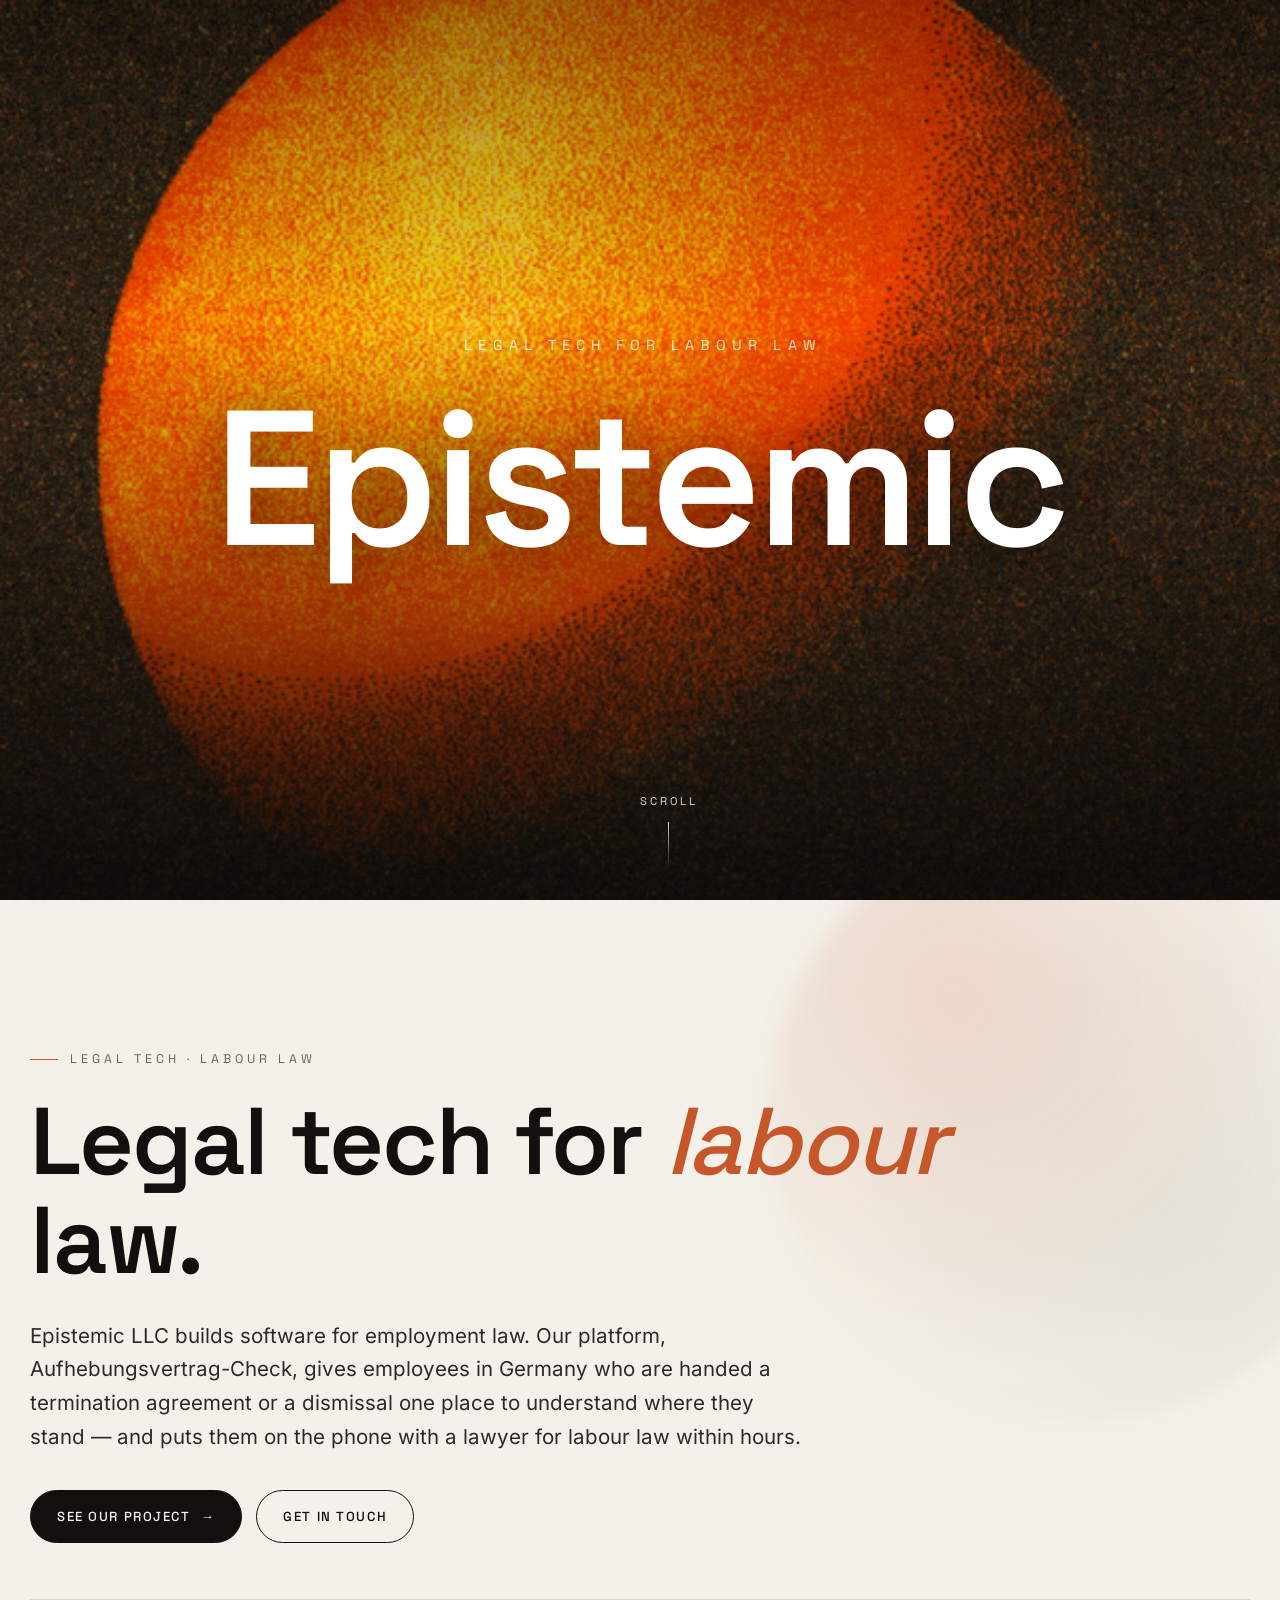
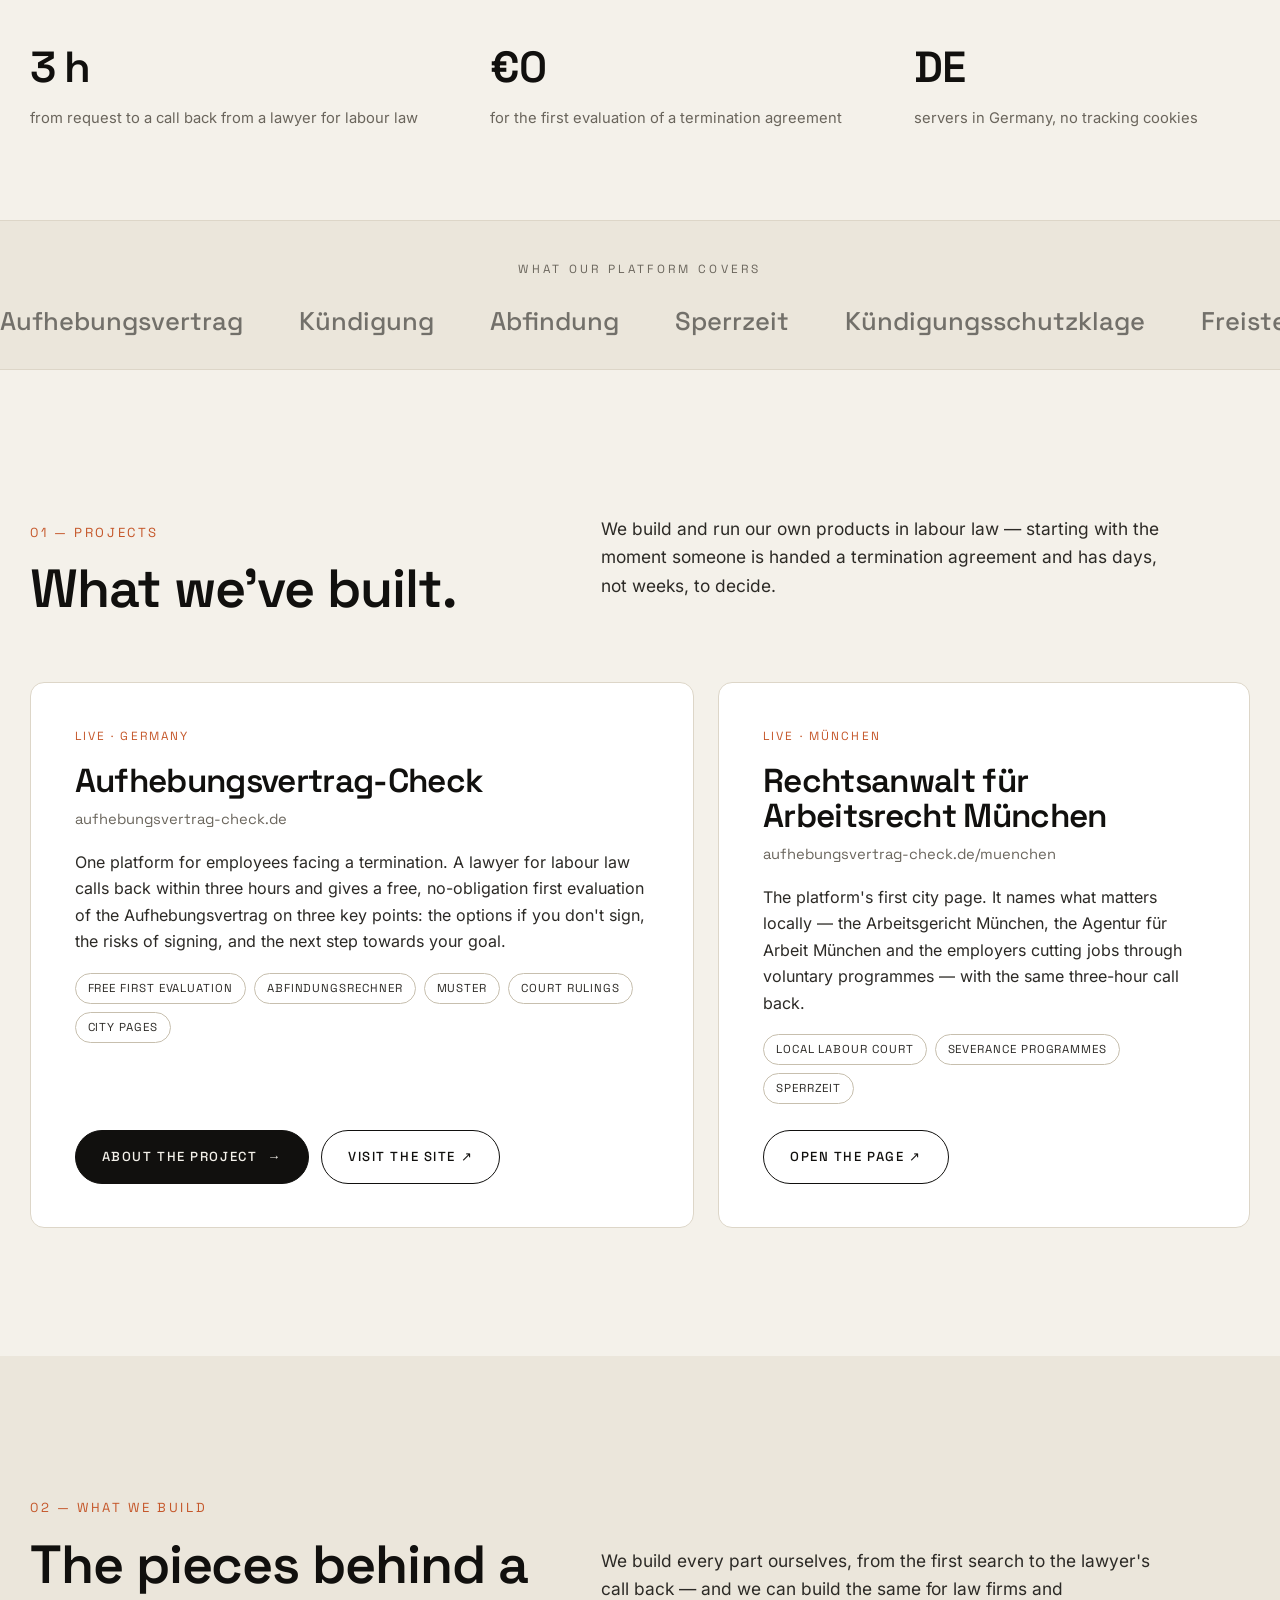
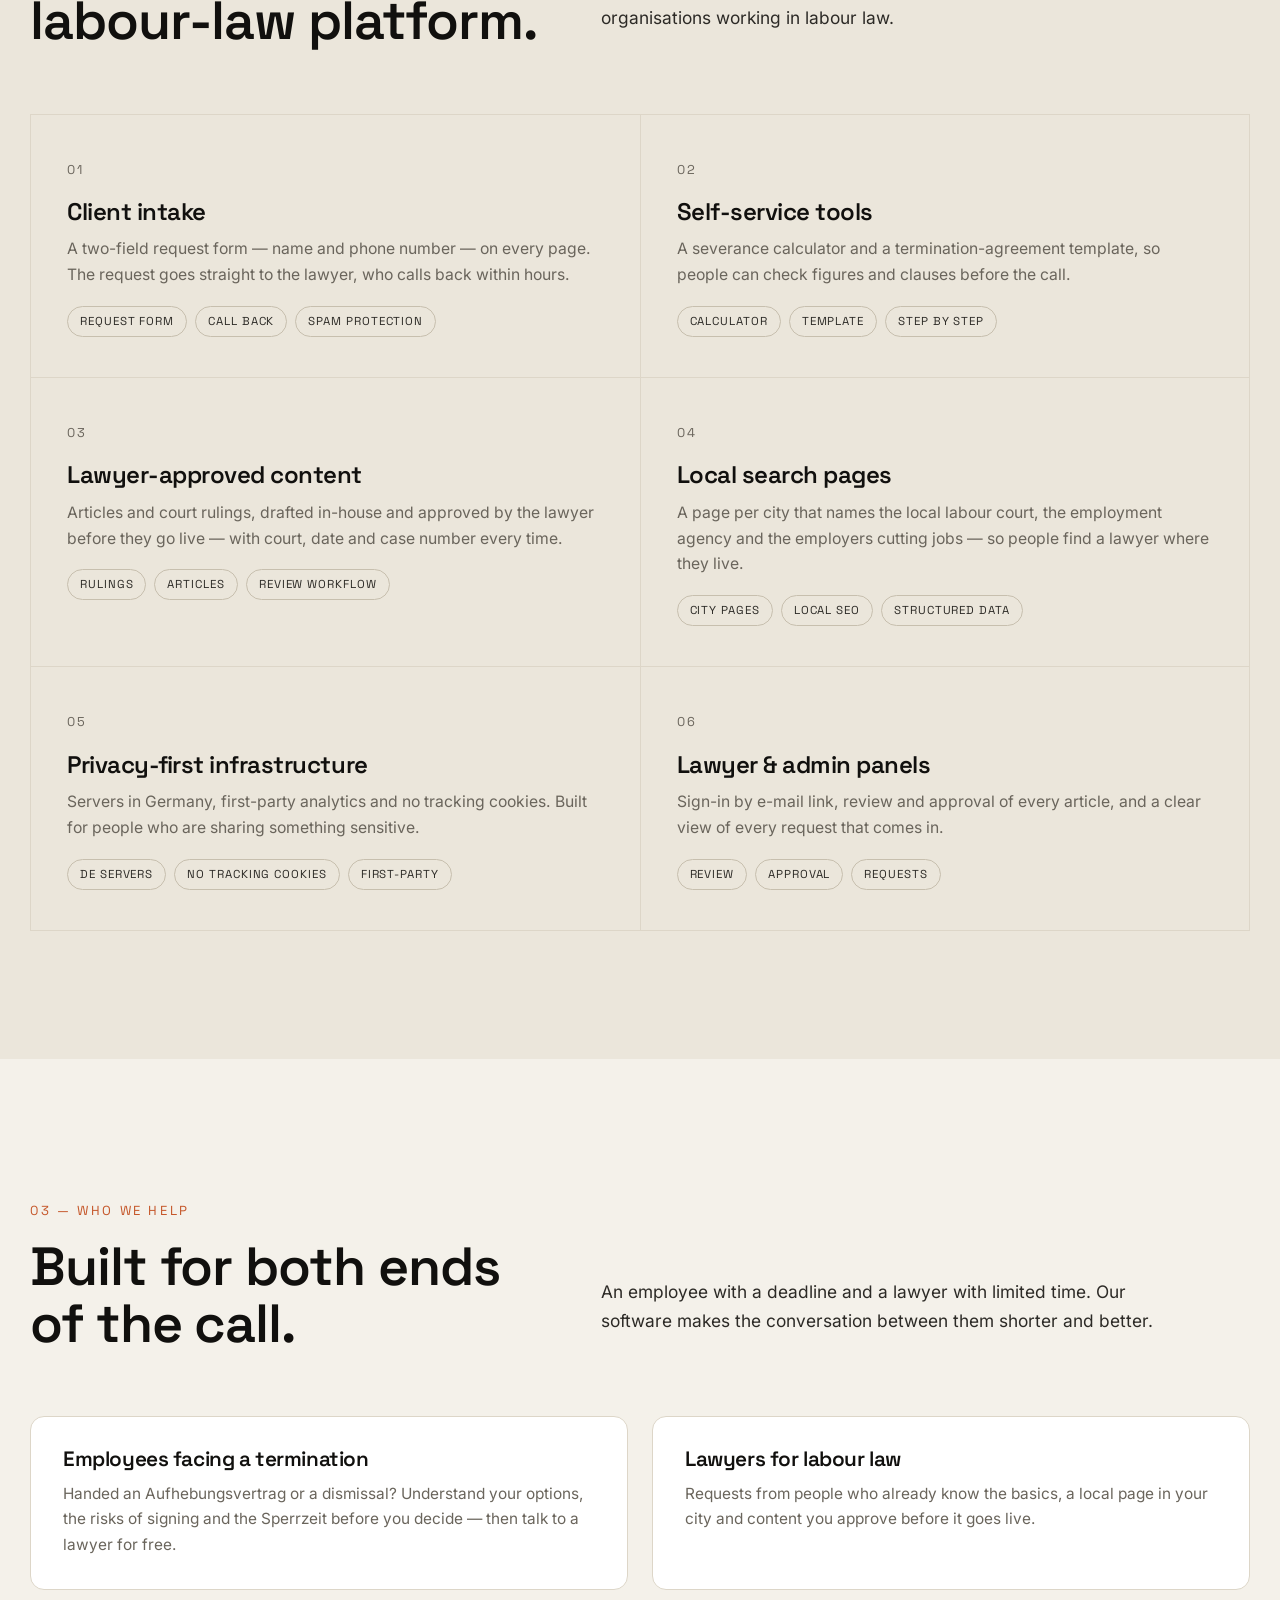
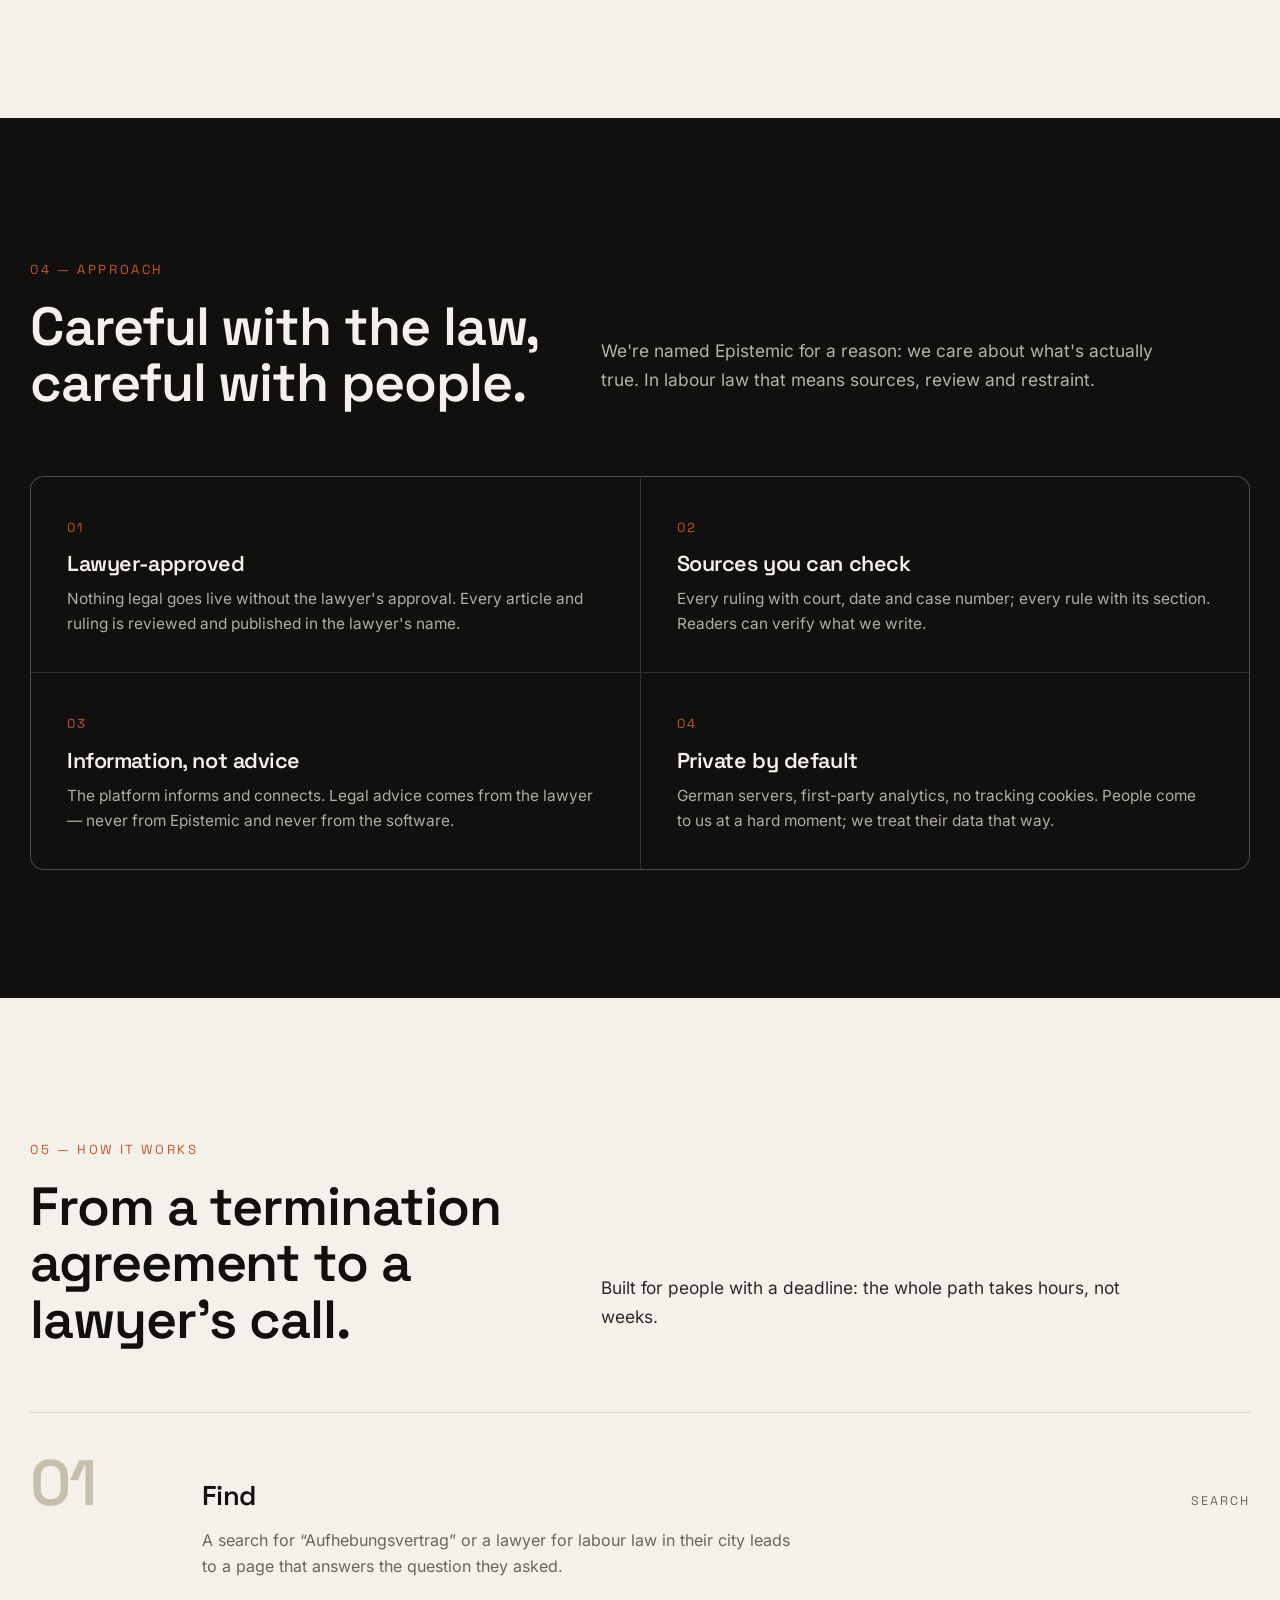
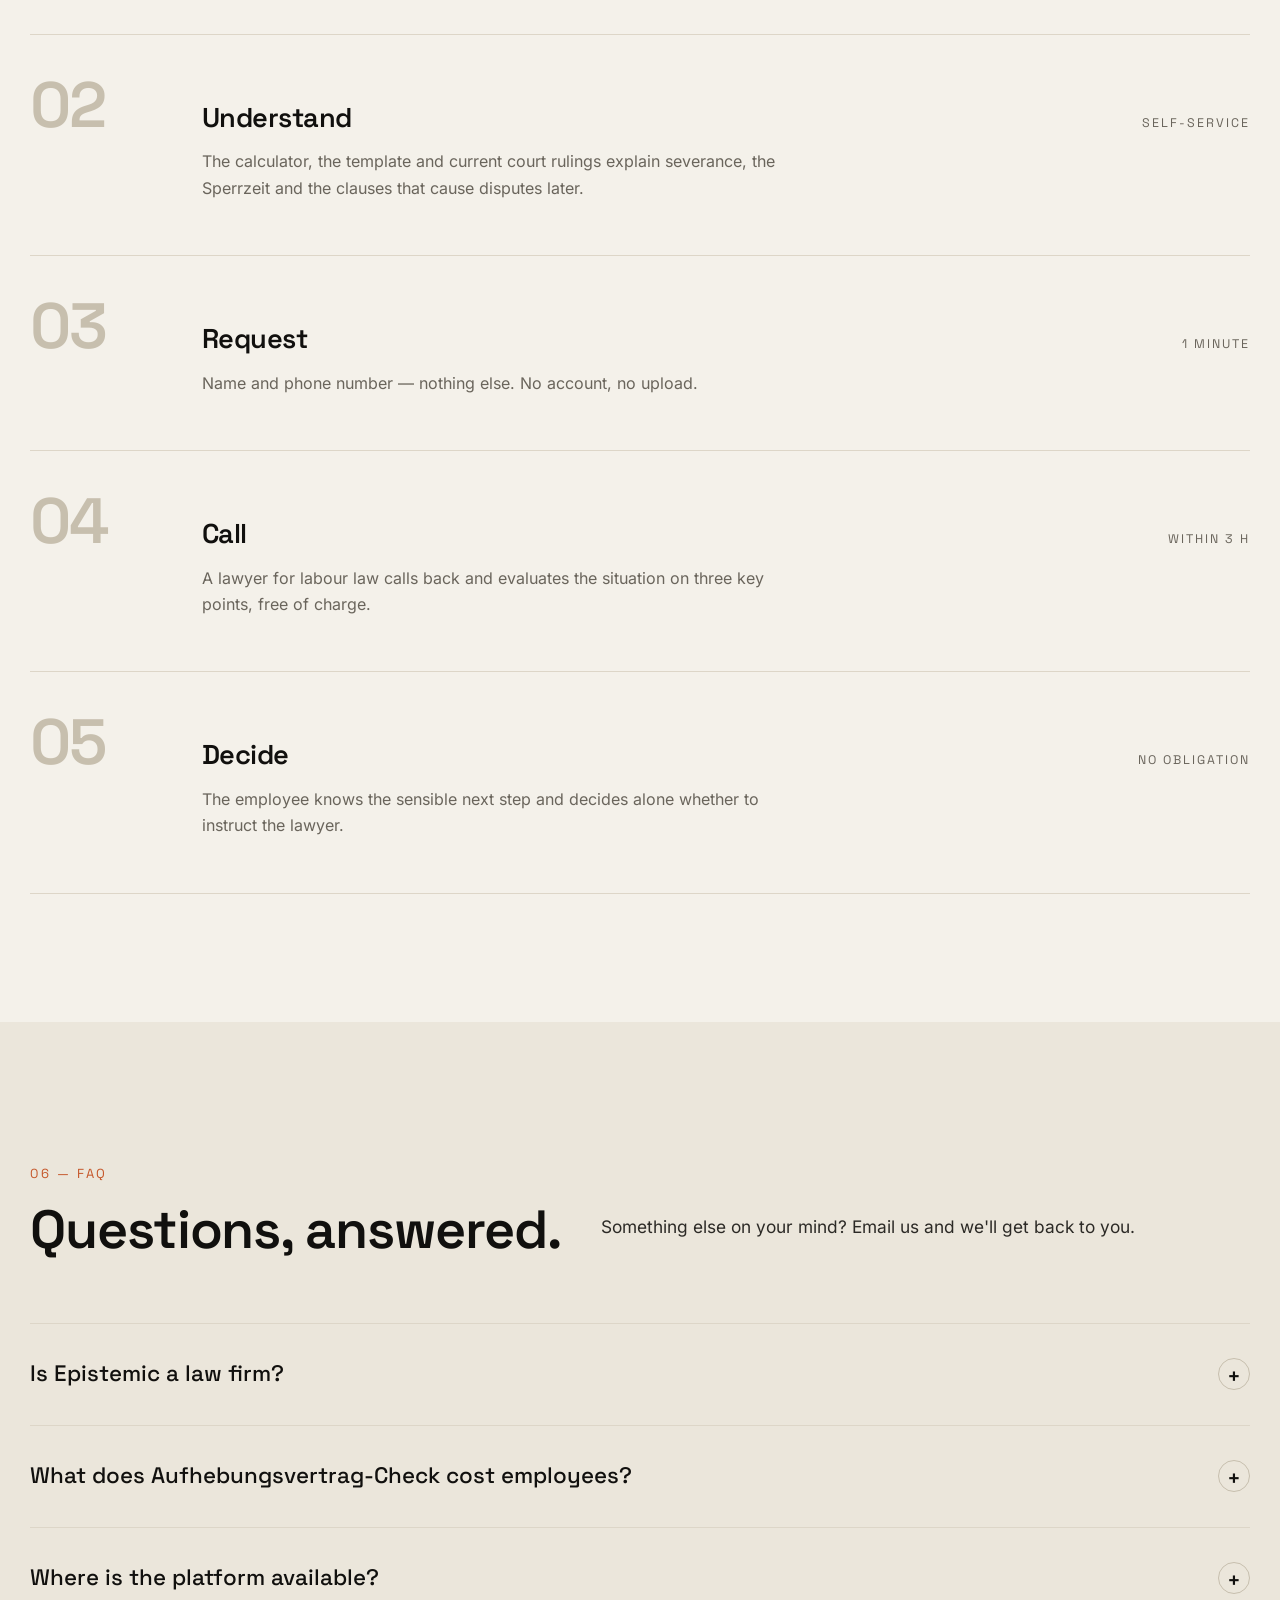
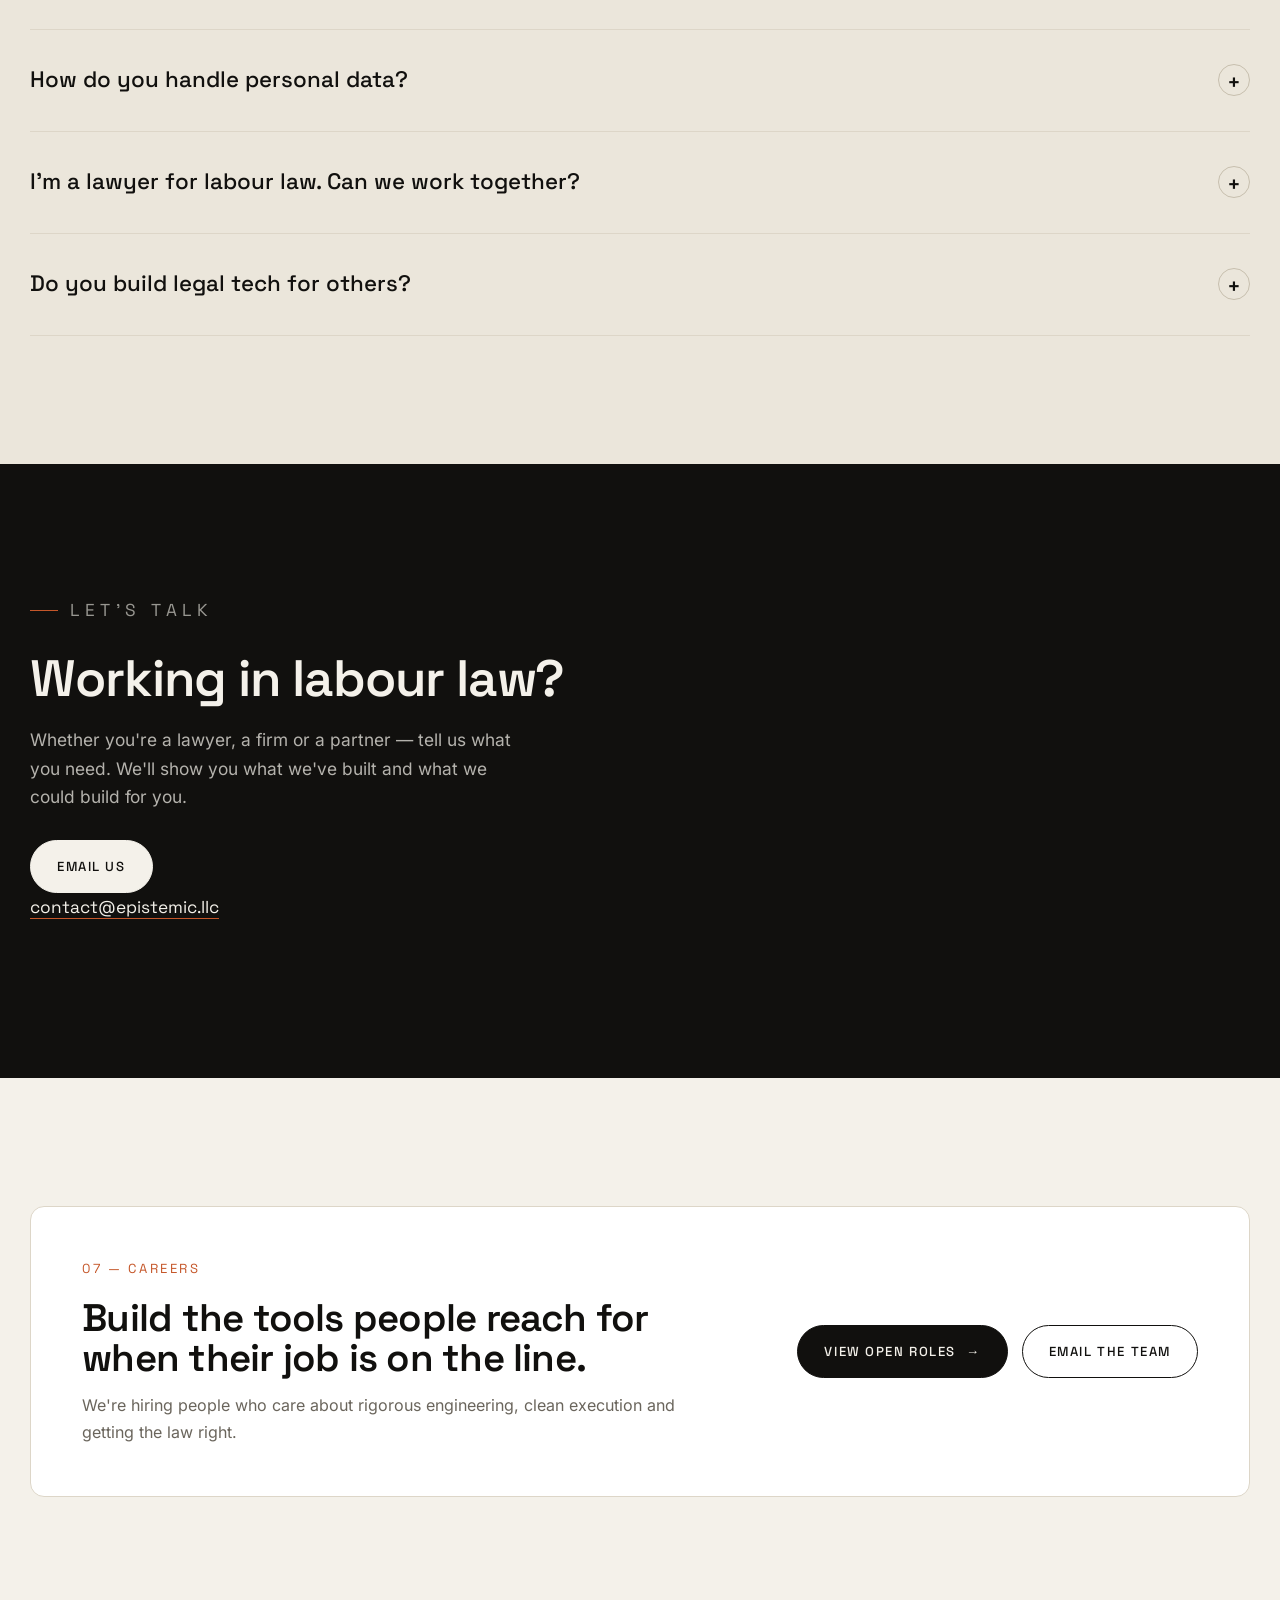
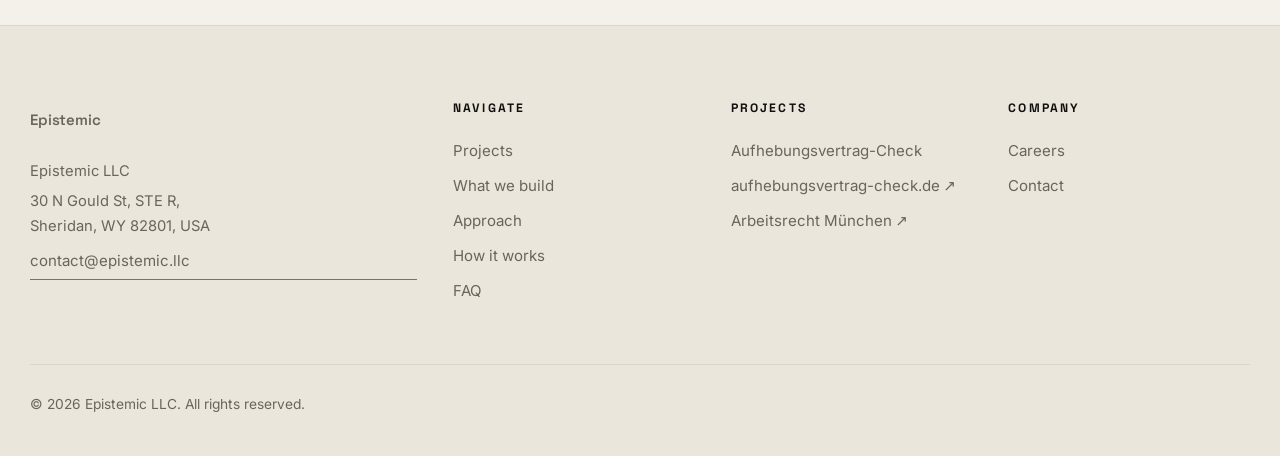
<file: index.html>
<!doctype html>
<html lang="en">
	<head>
		<meta charset="utf-8">
		<meta name="viewport" content="width=device-width, initial-scale=1">
		<title>Epistemic — Legal tech for labour law</title>
		<meta name="description" content="Epistemic LLC builds legal tech for labour law. Our platform Aufhebungsvertrag-Check helps employees in Germany facing a termination agreement or dismissal and connects them with a lawyer for labour law.">
		<link rel="canonical" href="https://epistemic.llc/">
		<link rel="icon" href="assets/company-logo.png" type="image/png">
		<link rel="stylesheet" href="assets/fonts.css">
		<link rel="stylesheet" href="assets/site.css">
	</head>
	<body>
		<section class="intro" id="top">
			<img class="intro-media" src="assets/sun.gif" alt="" aria-hidden="true">
			<div class="intro-overlay" aria-hidden="true"></div>
			<div class="intro-content">
				<p class="intro-eyebrow">Legal tech for labour law</p>
				<h1 class="intro-name">Epistemic</h1>
			</div>
			<a class="scroll-cue" href="#start" aria-label="Scroll to content">
				<span>Scroll</span>
				<span class="line" aria-hidden="true"></span>
			</a>
		</section>

		<header class="site-header">
			<nav class="nav container">
				<a class="logo" href="#top" aria-label="Epistemic">
					<span>Epistemic</span>
				</a>
				<div class="nav-links">
					<a href="#projects">Projects</a>
					<a href="#services">What we build</a>
					<a href="#approach">Approach</a>
					<a href="#process">How it works</a>
					<a href="careers.html">Careers</a>
				</div>
				<a class="btn btn-primary nav-cta" href="#contact">Get in touch</a>
			</nav>
		</header>

		<main id="start">
			<!-- HERO -->
			<section class="hero">
				<div class="hero-blob" aria-hidden="true"></div>
				<div class="container">
					<p class="eyebrow reveal">Legal tech · labour law</p>
					<h1 class="reveal">Legal tech for <span class="ink-accent">labour</span> law.</h1>
					<p class="hero-lead reveal">
						Epistemic LLC builds software for employment law. Our platform, Aufhebungsvertrag-Check, gives
						employees in Germany who are handed a termination agreement or a dismissal one place to understand
						where they stand — and puts them on the phone with a lawyer for labour law within hours.
					</p>
					<div class="hero-cta reveal">
						<a class="btn btn-primary" href="#projects">See our project <span class="arrow">→</span></a>
						<a class="btn btn-ghost" href="#contact">Get in touch</a>
					</div>
					<div class="hero-stats reveal">
						<div class="stat">
							<span class="num">3 h</span>
							<span class="label">from request to a call back from a lawyer for labour law</span>
						</div>
						<div class="stat">
							<span class="num">€0</span>
							<span class="label">for the first evaluation of a termination agreement</span>
						</div>
						<div class="stat">
							<span class="num">DE</span>
							<span class="label">servers in Germany, no tracking cookies</span>
						</div>
					</div>
				</div>
			</section>

			<!-- MARQUEE -->
			<div class="marquee" aria-hidden="true">
				<p class="marquee-label">What our platform covers</p>
				<div class="marquee-track" lang="de">
					<span>Aufhebungsvertrag</span><span>Kündigung</span><span>Abfindung</span><span>Sperrzeit</span>
					<span>Kündigungsschutzklage</span><span>Freistellung</span><span>Arbeitszeugnis</span><span>Sozialplan</span>
					<span>Aufhebungsvertrag</span><span>Kündigung</span><span>Abfindung</span><span>Sperrzeit</span>
					<span>Kündigungsschutzklage</span><span>Freistellung</span><span>Arbeitszeugnis</span><span>Sozialplan</span>
				</div>
			</div>

			<!-- PROJECTS -->
			<section id="projects">
				<div class="container">
					<div class="section-head reveal">
						<div>
							<p class="index">01 — Projects</p>
							<h2 class="section-title">What we've built.</h2>
						</div>
						<p class="section-intro">
							We build and run our own products in labour law — starting with the moment someone is handed
							a termination agreement and has days, not weeks, to decide.
						</p>
					</div>
					<div class="projects reveal">
						<article class="project">
							<span class="status">Live · Germany</span>
							<h3>Aufhebungsvertrag-Check</h3>
							<p class="domain">aufhebungsvertrag-check.de</p>
							<p>
								One platform for employees facing a termination. A lawyer for labour law calls back within
								three hours and gives a free, no-obligation first evaluation of the <span lang="de">Aufhebungsvertrag</span>
								on three key points: the options if you don't sign, the risks of signing, and the next step
								towards your goal.
							</p>
							<div class="tags">
								<span class="tag">Free first evaluation</span>
								<span class="tag" lang="de">Abfindungsrechner</span>
								<span class="tag" lang="de">Muster</span>
								<span class="tag">Court rulings</span>
								<span class="tag">City pages</span>
							</div>
							<div class="actions">
								<a class="btn btn-primary" href="/aufhebungsvertrag">About the project <span class="arrow">→</span></a>
								<a class="btn btn-ghost" href="https://aufhebungsvertrag-check.de/" target="_blank" rel="noopener">Visit the site ↗</a>
							</div>
						</article>
						<article class="project">
							<span class="status">Live · München</span>
							<h3 lang="de">Rechtsanwalt für Arbeitsrecht München</h3>
							<p class="domain">aufhebungsvertrag-check.de/muenchen</p>
							<p>
								The platform's first city page. It names what matters locally — the Arbeitsgericht München,
								the Agentur für Arbeit München and the employers cutting jobs through voluntary programmes —
								with the same three-hour call back.
							</p>
							<div class="tags">
								<span class="tag">Local labour court</span>
								<span class="tag">Severance programmes</span>
								<span class="tag">Sperrzeit</span>
							</div>
							<div class="actions">
								<a class="btn btn-ghost" href="https://aufhebungsvertrag-check.de/muenchen/rechtsanwalt-fuer-arbeitsrecht" target="_blank" rel="noopener">Open the page ↗</a>
							</div>
						</article>
					</div>
				</div>
			</section>

			<!-- WHAT WE BUILD -->
			<section id="services" style="background: var(--bg-deep);">
				<div class="container">
					<div class="section-head reveal">
						<div>
							<p class="index">02 — What we build</p>
							<h2 class="section-title">The pieces behind a labour-law platform.</h2>
						</div>
						<p class="section-intro">
							We build every part ourselves, from the first search to the lawyer's call back — and we can
							build the same for law firms and organisations working in labour law.
						</p>
					</div>
					<div class="services-grid reveal">
						<article class="service">
							<span class="s-num">01</span>
							<h3>Client intake</h3>
							<p>A two-field request form — name and phone number — on every page. The request goes straight to the lawyer, who calls back within hours.</p>
							<div class="tags"><span class="tag">Request form</span><span class="tag">Call back</span><span class="tag">Spam protection</span></div>
						</article>
						<article class="service">
							<span class="s-num">02</span>
							<h3>Self-service tools</h3>
							<p>A severance calculator and a termination-agreement template, so people can check figures and clauses before the call.</p>
							<div class="tags"><span class="tag">Calculator</span><span class="tag">Template</span><span class="tag">Step by step</span></div>
						</article>
						<article class="service">
							<span class="s-num">03</span>
							<h3>Lawyer-approved content</h3>
							<p>Articles and court rulings, drafted in-house and approved by the lawyer before they go live — with court, date and case number every time.</p>
							<div class="tags"><span class="tag">Rulings</span><span class="tag">Articles</span><span class="tag">Review workflow</span></div>
						</article>
						<article class="service">
							<span class="s-num">04</span>
							<h3>Local search pages</h3>
							<p>A page per city that names the local labour court, the employment agency and the employers cutting jobs — so people find a lawyer where they live.</p>
							<div class="tags"><span class="tag">City pages</span><span class="tag">Local SEO</span><span class="tag">Structured data</span></div>
						</article>
						<article class="service">
							<span class="s-num">05</span>
							<h3>Privacy-first infrastructure</h3>
							<p>Servers in Germany, first-party analytics and no tracking cookies. Built for people who are sharing something sensitive.</p>
							<div class="tags"><span class="tag">DE servers</span><span class="tag">No tracking cookies</span><span class="tag">First-party</span></div>
						</article>
						<article class="service">
							<span class="s-num">06</span>
							<h3>Lawyer &amp; admin panels</h3>
							<p>Sign-in by e-mail link, review and approval of every article, and a clear view of every request that comes in.</p>
							<div class="tags"><span class="tag">Review</span><span class="tag">Approval</span><span class="tag">Requests</span></div>
						</article>
					</div>
				</div>
			</section>

			<!-- WHO WE HELP -->
			<section id="who">
				<div class="container">
					<div class="section-head reveal">
						<div>
							<p class="index">03 — Who we help</p>
							<h2 class="section-title">Built for both ends of the call.</h2>
						</div>
						<p class="section-intro">
							An employee with a deadline and a lawyer with limited time. Our software makes the conversation
							between them shorter and better.
						</p>
					</div>
					<div class="audience-wrap reveal">
						<div class="audience-card">
							<h3>Employees facing a termination</h3>
							<p>Handed an <span lang="de">Aufhebungsvertrag</span> or a dismissal? Understand your options, the risks of signing and the <span lang="de">Sperrzeit</span> before you decide — then talk to a lawyer for free.</p>
						</div>
						<div class="audience-card">
							<h3>Lawyers for labour law</h3>
							<p>Requests from people who already know the basics, a local page in your city and content you approve before it goes live.</p>
						</div>
					</div>
				</div>
			</section>

			<!-- APPROACH -->
			<section id="approach" class="approach">
				<div class="container">
					<div class="section-head reveal">
						<div>
							<p class="index">04 — Approach</p>
							<h2 class="section-title">Careful with the law, careful with people.</h2>
						</div>
						<p class="section-intro">
							We're named Epistemic for a reason: we care about what's actually true. In labour law that
							means sources, review and restraint.
						</p>
					</div>
					<div class="principles reveal">
						<div class="principle">
							<span class="p-num">01</span>
							<h3>Lawyer-approved</h3>
							<p>Nothing legal goes live without the lawyer's approval. Every article and ruling is reviewed and published in the lawyer's name.</p>
						</div>
						<div class="principle">
							<span class="p-num">02</span>
							<h3>Sources you can check</h3>
							<p>Every ruling with court, date and case number; every rule with its section. Readers can verify what we write.</p>
						</div>
						<div class="principle">
							<span class="p-num">03</span>
							<h3>Information, not advice</h3>
							<p>The platform informs and connects. Legal advice comes from the lawyer — never from Epistemic and never from the software.</p>
						</div>
						<div class="principle">
							<span class="p-num">04</span>
							<h3>Private by default</h3>
							<p>German servers, first-party analytics, no tracking cookies. People come to us at a hard moment; we treat their data that way.</p>
						</div>
					</div>
				</div>
			</section>

			<!-- HOW IT WORKS -->
			<section id="process">
				<div class="container">
					<div class="section-head reveal">
						<div>
							<p class="index">05 — How it works</p>
							<h2 class="section-title">From a termination agreement to a lawyer's call.</h2>
						</div>
						<p class="section-intro">
							Built for people with a deadline: the whole path takes hours, not weeks.
						</p>
					</div>
					<div class="reveal">
						<div class="process-step">
							<span class="p-index">01</span>
							<div>
								<h3>Find</h3>
								<p class="p-body">A search for “Aufhebungsvertrag” or a lawyer for labour law in their city leads to a page that answers the question they asked.</p>
							</div>
							<span class="p-tag">Search</span>
						</div>
						<div class="process-step">
							<span class="p-index">02</span>
							<div>
								<h3>Understand</h3>
								<p class="p-body">The calculator, the template and current court rulings explain severance, the Sperrzeit and the clauses that cause disputes later.</p>
							</div>
							<span class="p-tag">Self-service</span>
						</div>
						<div class="process-step">
							<span class="p-index">03</span>
							<div>
								<h3>Request</h3>
								<p class="p-body">Name and phone number — nothing else. No account, no upload.</p>
							</div>
							<span class="p-tag">1 minute</span>
						</div>
						<div class="process-step">
							<span class="p-index">04</span>
							<div>
								<h3>Call</h3>
								<p class="p-body">A lawyer for labour law calls back and evaluates the situation on three key points, free of charge.</p>
							</div>
							<span class="p-tag">Within 3 h</span>
						</div>
						<div class="process-step">
							<span class="p-index">05</span>
							<div>
								<h3>Decide</h3>
								<p class="p-body">The employee knows the sensible next step and decides alone whether to instruct the lawyer.</p>
							</div>
							<span class="p-tag">No obligation</span>
						</div>
					</div>
				</div>
			</section>

			<!-- FAQ -->
			<section id="faq" style="background: var(--bg-deep);">
				<div class="container">
					<div class="section-head reveal">
						<div>
							<p class="index">06 — FAQ</p>
							<h2 class="section-title">Questions, answered.</h2>
						</div>
						<p class="section-intro">
							Something else on your mind? Email us and we'll get back to you.
						</p>
					</div>
					<div class="faq reveal">
						<details>
							<summary>Is Epistemic a law firm? <span class="icon">+</span></summary>
							<p class="answer">No. Epistemic LLC builds and operates legal tech. Legal advice on Aufhebungsvertrag-Check is given by an independent, admitted lawyer for labour law — not by Epistemic and not by the software.</p>
						</details>
						<details>
							<summary>What does Aufhebungsvertrag-Check cost employees? <span class="icon">+</span></summary>
							<p class="answer">The first evaluation by phone is free and without obligation. Whether to instruct the lawyer afterwards is up to the employee alone.</p>
						</details>
						<details>
							<summary>Where is the platform available? <span class="icon">+</span></summary>
							<p class="answer">Across Germany, with local pages for individual cities — starting with München.</p>
						</details>
						<details>
							<summary>How do you handle personal data? <span class="icon">+</span></summary>
							<p class="answer">Servers in Germany, first-party analytics and no tracking cookies. The request form asks only for a name and a phone number.</p>
						</details>
						<details>
							<summary>I'm a lawyer for labour law. Can we work together? <span class="icon">+</span></summary>
							<p class="answer">We're open to it. Email <a class="text-link" href="mailto:contact@epistemic.llc">contact@epistemic.llc</a> and tell us where you practise.</p>
						</details>
						<details>
							<summary>Do you build legal tech for others? <span class="icon">+</span></summary>
							<p class="answer">Yes. If you work in labour law and need an intake flow, a calculator, local pages or a content review workflow, tell us what you need.</p>
						</details>
					</div>
				</div>
			</section>

			<!-- CTA / CONTACT -->
			<section id="contact" class="cta-section">
				<div class="container">
					<div class="reveal">
						<p class="eyebrow" style="color: rgba(244,241,234,0.6);">Let's talk</p>
						<h2>Working in labour law?</h2>
						<p>Whether you're a lawyer, a firm or a partner — tell us what you need. We'll show you what we've built and what we could build for you.</p>
						<div class="hero-cta" style="margin-bottom: 0;">
							<a class="btn btn-primary" href="mailto:contact@epistemic.llc">Email us</a>
						</div>
						<p class="cta-contact"><a href="mailto:contact@epistemic.llc">contact@epistemic.llc</a></p>
					</div>
				</div>
			</section>

			<!-- CAREERS TEASER -->
			<section id="careers">
				<div class="container">
					<div class="panel reveal">
						<div>
							<p class="index">07 — Careers</p>
							<h2>Build the tools people reach for when their job is on the line.</h2>
							<p>We're hiring people who care about rigorous engineering, clean execution and getting the law right.</p>
						</div>
						<div class="actions">
							<a class="btn btn-primary" href="careers.html">View open roles <span class="arrow">→</span></a>
							<a class="btn btn-ghost" href="mailto:hire@epistemic.llc?subject=Careers">Email the team</a>
						</div>
					</div>
				</div>
			</section>
		</main>

		<footer>
			<div class="container">
				<div class="footer-grid">
					<div class="footer-col">
						<a class="logo" href="#top" aria-label="Epistemic" style="margin-bottom: 16px;">
							<span>Epistemic</span>
						</a>
						<p>Epistemic LLC</p>
						<p>30 N Gould St, STE R,<br>Sheridan, WY 82801, USA</p>
						<p><a href="mailto:contact@epistemic.llc" style="border-bottom:1px solid var(--accent-warm);">contact@epistemic.llc</a></p>
					</div>
					<div class="footer-col">
						<strong>Navigate</strong>
						<a href="#projects">Projects</a>
						<a href="#services">What we build</a>
						<a href="#approach">Approach</a>
						<a href="#process">How it works</a>
						<a href="#faq">FAQ</a>
					</div>
					<div class="footer-col">
						<strong>Projects</strong>
						<a href="/aufhebungsvertrag">Aufhebungsvertrag-Check</a>
						<a href="https://aufhebungsvertrag-check.de/" target="_blank" rel="noopener">aufhebungsvertrag-check.de ↗</a>
						<a href="https://aufhebungsvertrag-check.de/muenchen/rechtsanwalt-fuer-arbeitsrecht" target="_blank" rel="noopener" lang="de">Arbeitsrecht München ↗</a>
					</div>
					<div class="footer-col">
						<strong>Company</strong>
						<a href="careers.html">Careers</a>
						<a href="#contact">Contact</a>
					</div>
				</div>
				<div class="footer-bottom">
					<span>© <span id="year">2026</span> Epistemic LLC. All rights reserved.</span>
				</div>
			</div>
		</footer>

		<script src="assets/site.js"></script>
	</body>
</html>
</file>
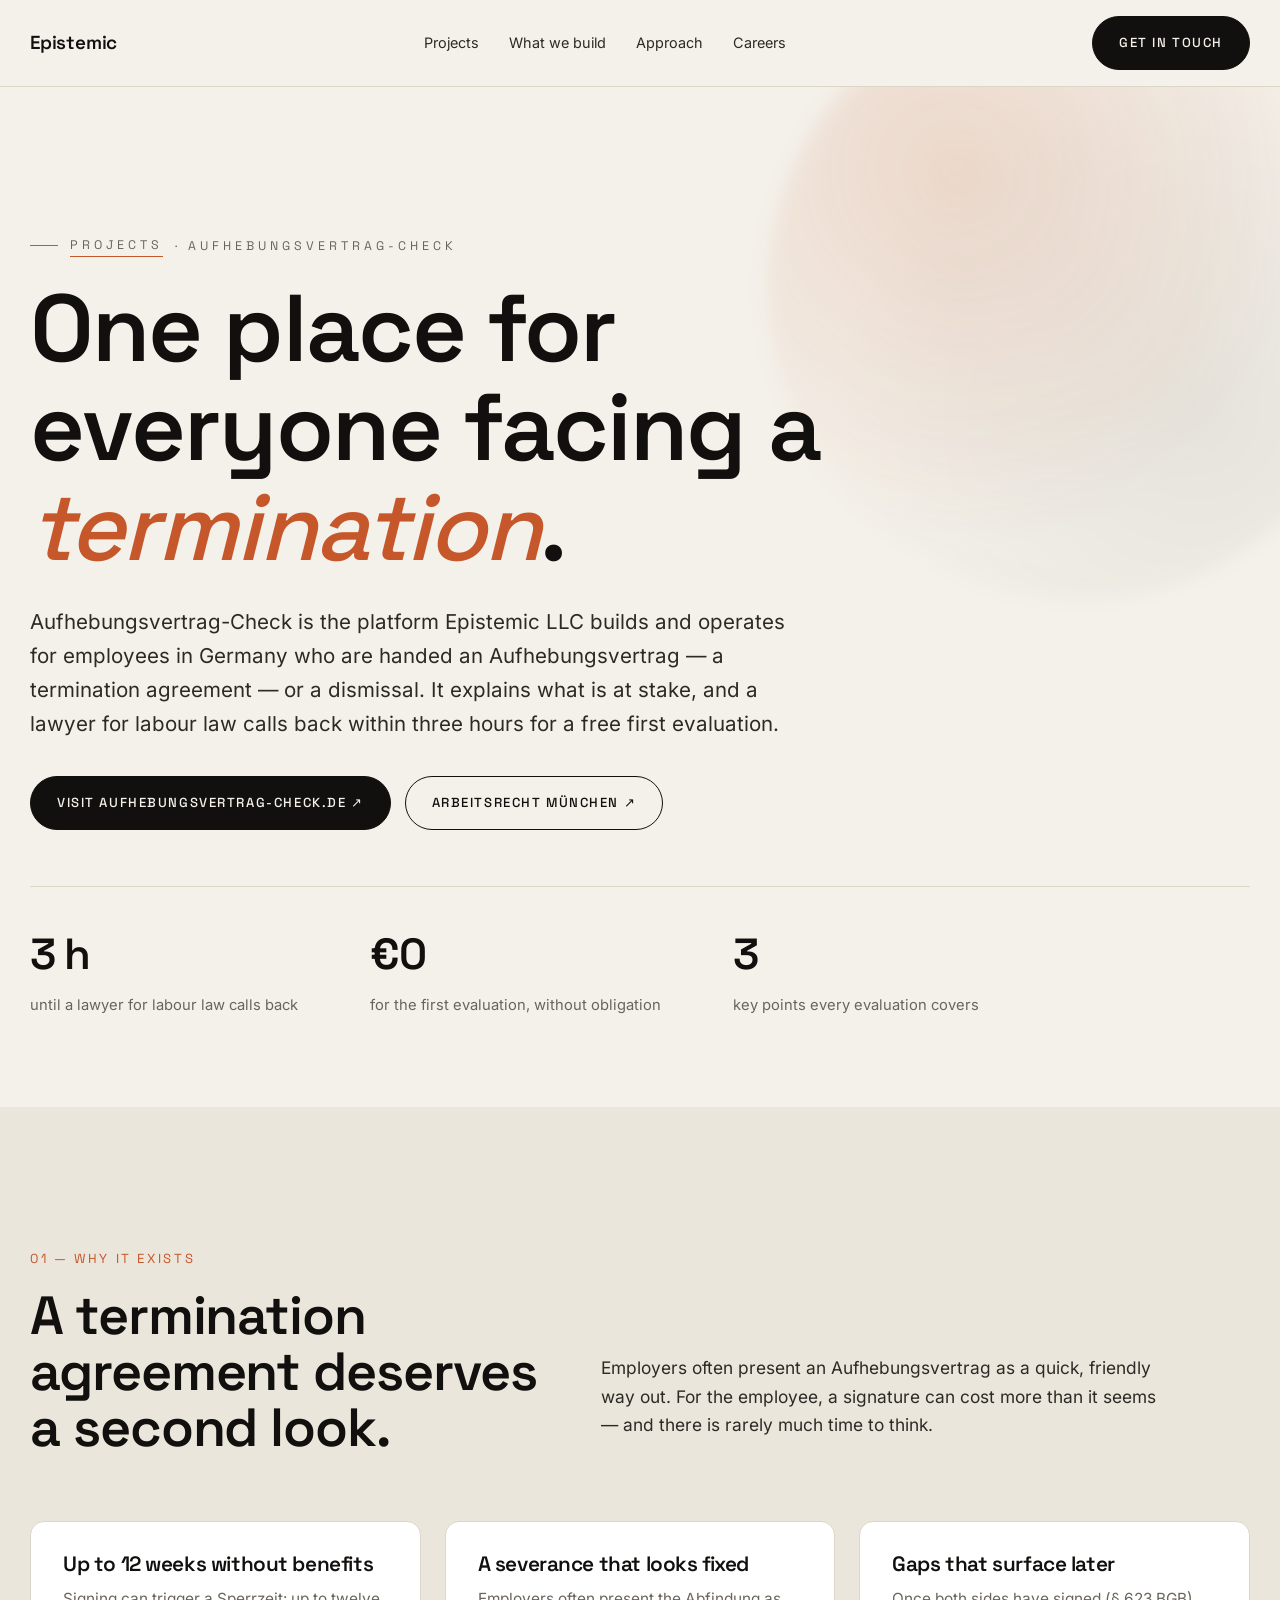
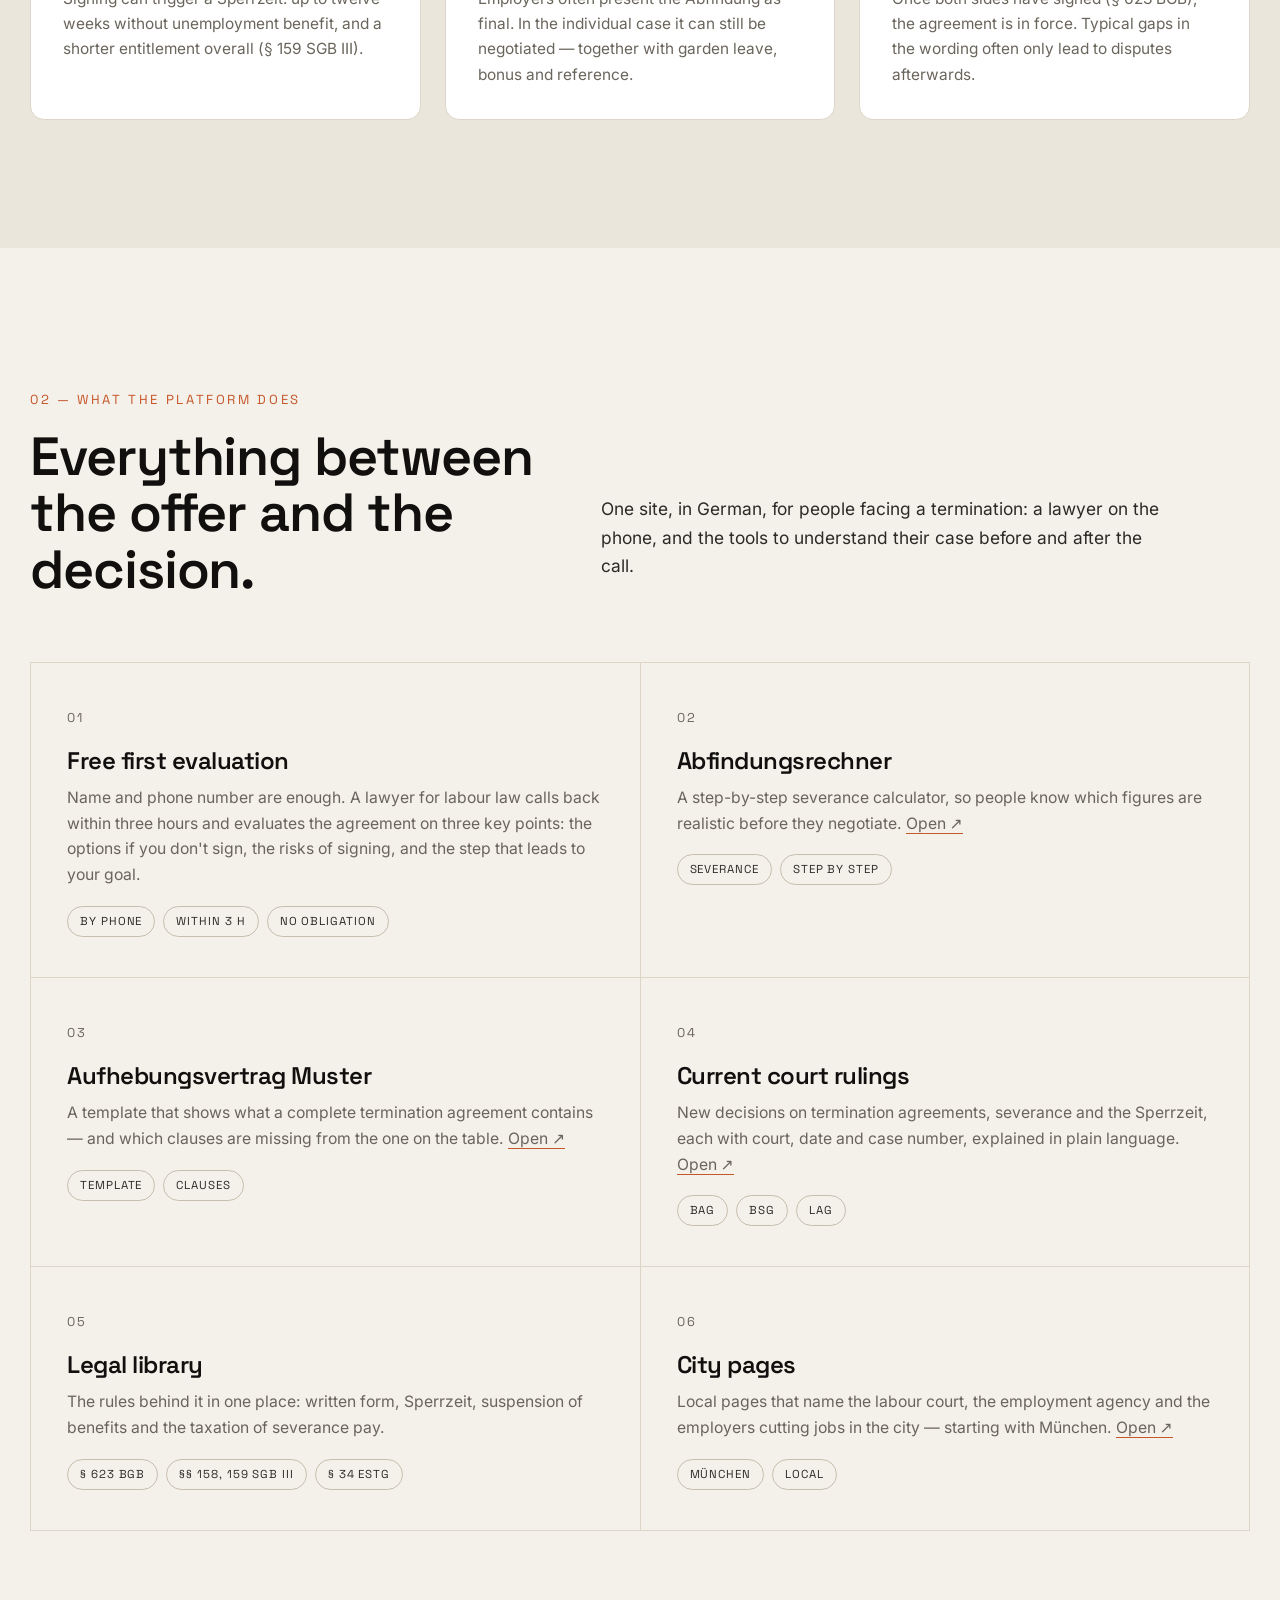
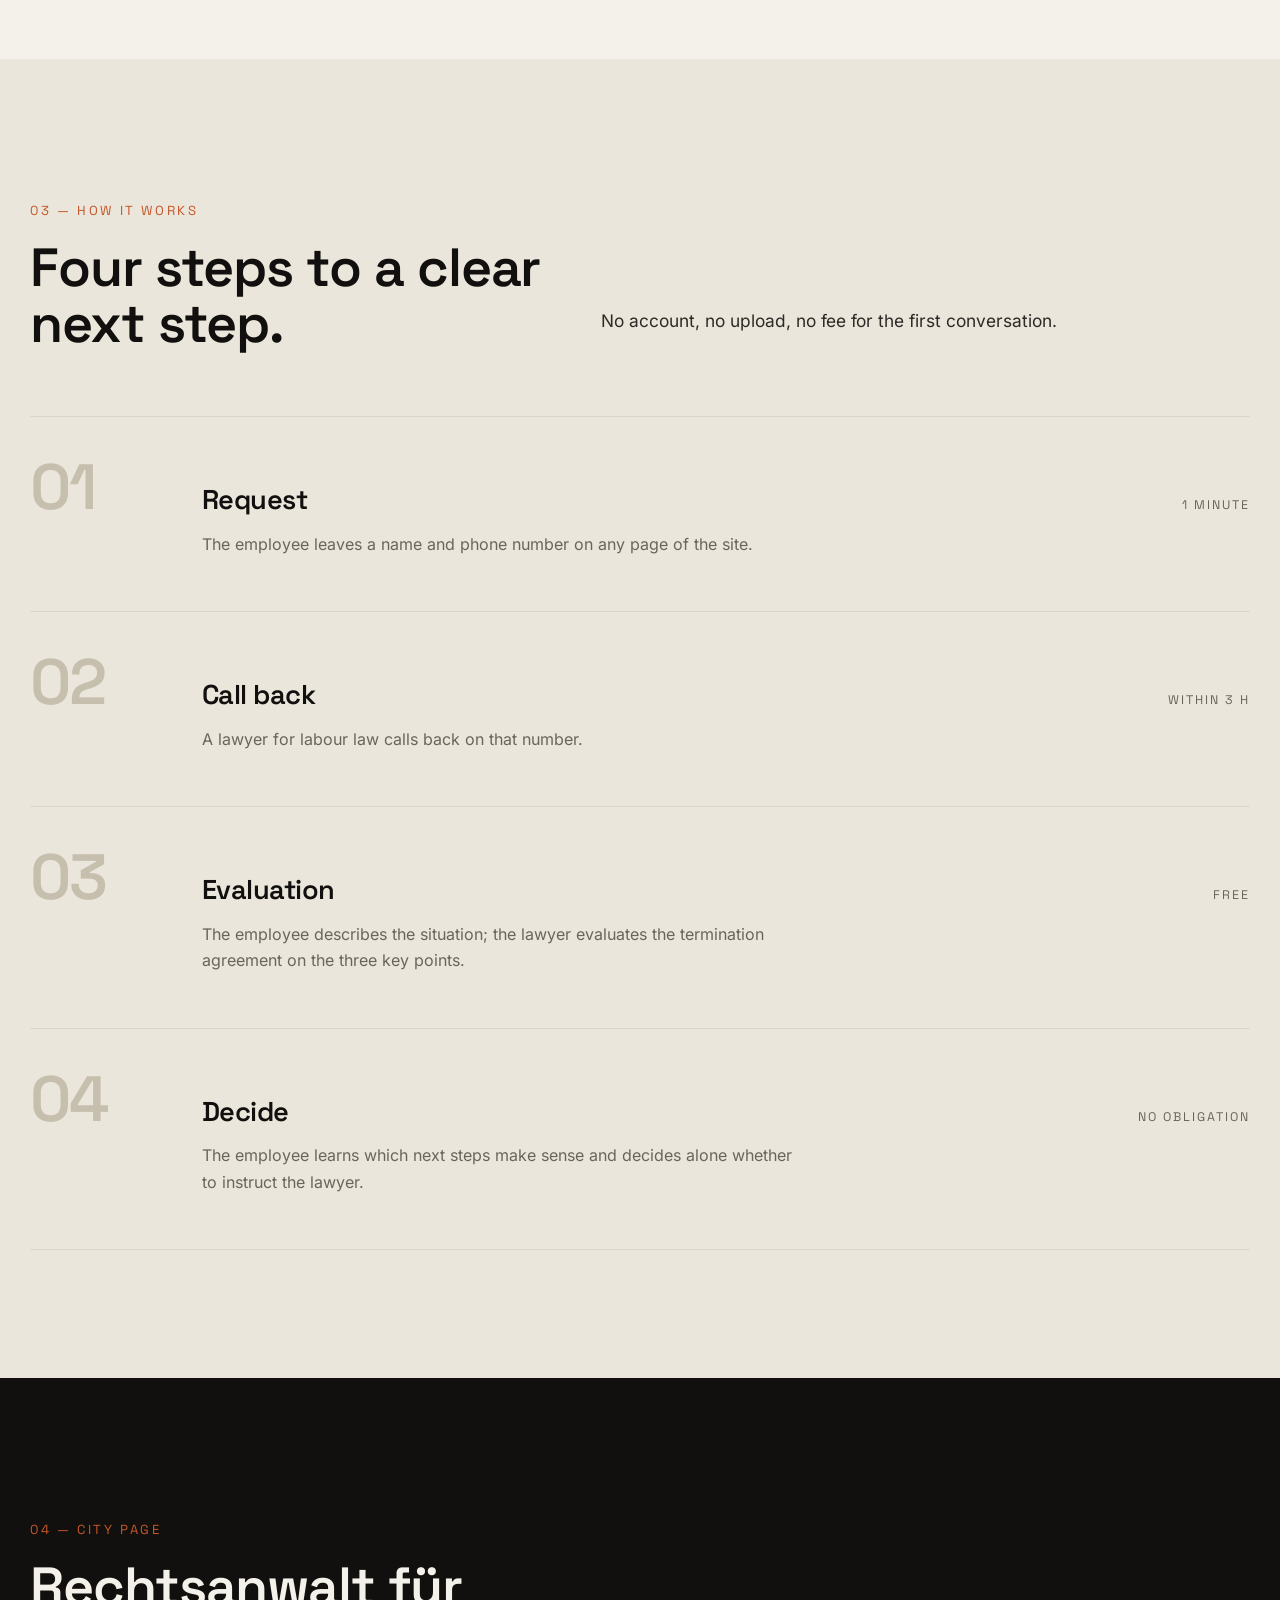
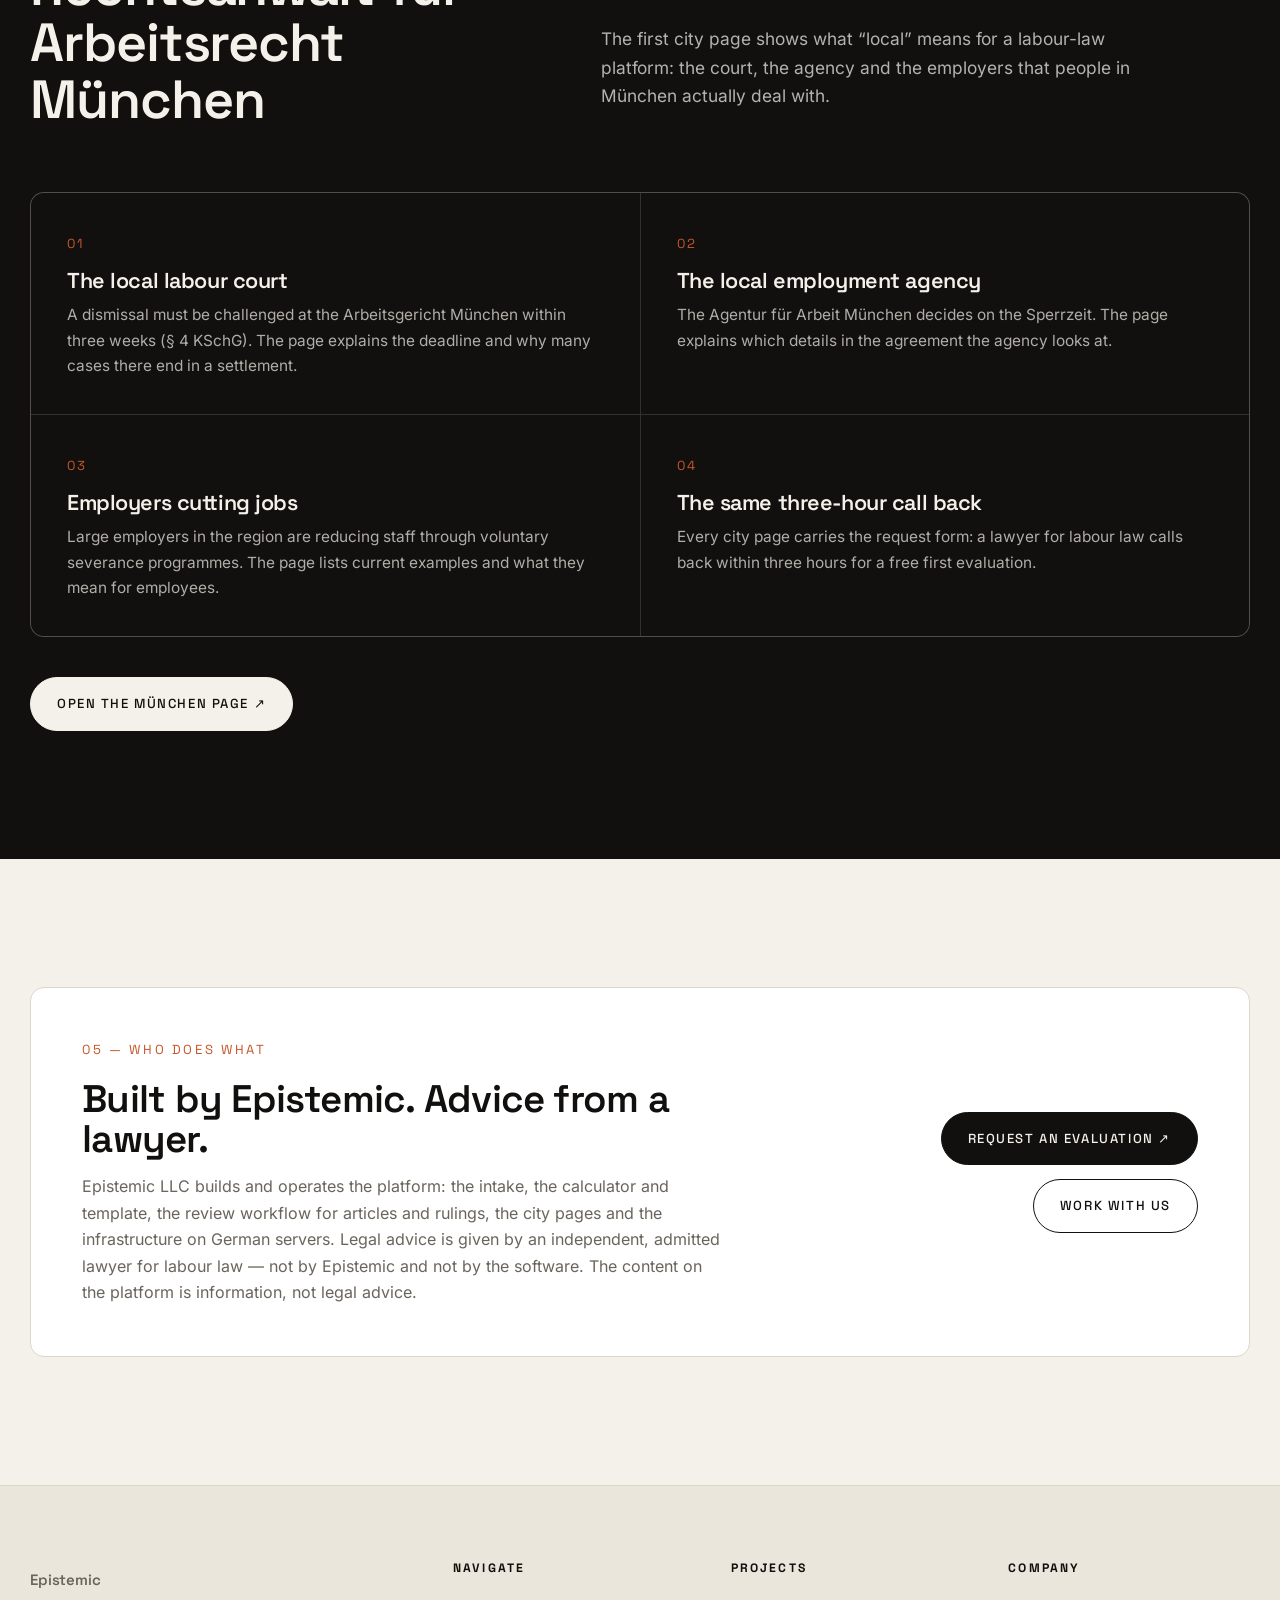
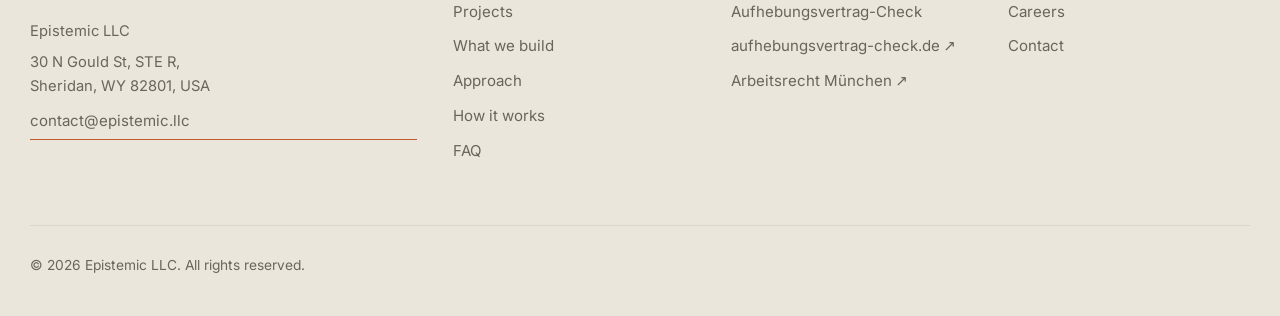
<file: aufhebungsvertrag/index.html>
<!doctype html>
<html lang="en">
	<head>
		<meta charset="utf-8">
		<meta name="viewport" content="width=device-width, initial-scale=1">
		<title>Aufhebungsvertrag-Check — one platform for employees facing a termination | Epistemic</title>
		<meta name="description" content="Aufhebungsvertrag-Check is the platform Epistemic LLC builds for employees in Germany facing a termination agreement or dismissal: a free first evaluation by a lawyer for labour law, a severance calculator, a template, court rulings and city pages.">
		<link rel="canonical" href="https://epistemic.llc/aufhebungsvertrag">
		<link rel="icon" href="/assets/company-logo.png" type="image/png">
		<link rel="stylesheet" href="/assets/fonts.css">
		<link rel="stylesheet" href="/assets/site.css">
	</head>
	<body>
		<header class="site-header is-static">
			<nav class="nav container">
				<a class="logo" href="/" aria-label="Epistemic">
					<span>Epistemic</span>
				</a>
				<div class="nav-links">
					<a href="/#projects">Projects</a>
					<a href="/#services">What we build</a>
					<a href="/#approach">Approach</a>
					<a href="/careers.html">Careers</a>
				</div>
				<a class="btn btn-primary nav-cta" href="/#contact">Get in touch</a>
			</nav>
		</header>

		<main id="start">
			<!-- HERO -->
			<section class="hero">
				<div class="hero-blob" aria-hidden="true"></div>
				<div class="container">
					<p class="eyebrow reveal"><a class="text-link" href="/#projects">Projects</a> · Aufhebungsvertrag-Check</p>
					<h1 class="reveal">One place for everyone facing a <span class="ink-accent">termination</span>.</h1>
					<p class="hero-lead reveal">
						Aufhebungsvertrag-Check is the platform Epistemic LLC builds and operates for employees in Germany who
						are handed an <span lang="de">Aufhebungsvertrag</span> — a termination agreement — or a dismissal. It
						explains what is at stake, and a lawyer for labour law calls back within three hours for a free first
						evaluation.
					</p>
					<div class="hero-cta reveal">
						<a class="btn btn-primary" href="https://aufhebungsvertrag-check.de/" target="_blank" rel="noopener">Visit aufhebungsvertrag-check.de ↗</a>
						<a class="btn btn-ghost" href="https://aufhebungsvertrag-check.de/muenchen/rechtsanwalt-fuer-arbeitsrecht" target="_blank" rel="noopener" lang="de">Arbeitsrecht München ↗</a>
					</div>
					<div class="hero-stats reveal">
						<div class="stat">
							<span class="num">3 h</span>
							<span class="label">until a lawyer for labour law calls back</span>
						</div>
						<div class="stat">
							<span class="num">€0</span>
							<span class="label">for the first evaluation, without obligation</span>
						</div>
						<div class="stat">
							<span class="num">3</span>
							<span class="label">key points every evaluation covers</span>
						</div>
					</div>
				</div>
			</section>

			<!-- WHY -->
			<section id="why" style="background: var(--bg-deep);">
				<div class="container">
					<div class="section-head reveal">
						<div>
							<p class="index">01 — Why it exists</p>
							<h2 class="section-title">A termination agreement deserves a second look.</h2>
						</div>
						<p class="section-intro">
							Employers often present an <span lang="de">Aufhebungsvertrag</span> as a quick, friendly way out. For
							the employee, a signature can cost more than it seems — and there is rarely much time to think.
						</p>
					</div>
					<div class="audience-wrap reveal">
						<div class="audience-card">
							<h3>Up to 12 weeks without benefits</h3>
							<p>Signing can trigger a <span lang="de">Sperrzeit</span>: up to twelve weeks without unemployment benefit, and a shorter entitlement overall (§ 159 SGB III).</p>
						</div>
						<div class="audience-card">
							<h3>A severance that looks fixed</h3>
							<p>Employers often present the <span lang="de">Abfindung</span> as final. In the individual case it can still be negotiated — together with garden leave, bonus and reference.</p>
						</div>
						<div class="audience-card">
							<h3>Gaps that surface later</h3>
							<p>Once both sides have signed (§ 623 BGB), the agreement is in force. Typical gaps in the wording often only lead to disputes afterwards.</p>
						</div>
					</div>
				</div>
			</section>

			<!-- WHAT IT DOES -->
			<section id="features">
				<div class="container">
					<div class="section-head reveal">
						<div>
							<p class="index">02 — What the platform does</p>
							<h2 class="section-title">Everything between the offer and the decision.</h2>
						</div>
						<p class="section-intro">
							One site, in German, for people facing a termination: a lawyer on the phone, and the tools to
							understand their case before and after the call.
						</p>
					</div>
					<div class="services-grid reveal">
						<article class="service">
							<span class="s-num">01</span>
							<h3>Free first evaluation</h3>
							<p>Name and phone number are enough. A lawyer for labour law calls back within three hours and evaluates the agreement on three key points: the options if you don't sign, the risks of signing, and the step that leads to your goal.</p>
							<div class="tags"><span class="tag">By phone</span><span class="tag">Within 3 h</span><span class="tag">No obligation</span></div>
						</article>
						<article class="service">
							<span class="s-num">02</span>
							<h3 lang="de">Abfindungsrechner</h3>
							<p>A step-by-step severance calculator, so people know which figures are realistic before they negotiate. <a class="text-link" href="https://aufhebungsvertrag-check.de/abfindungsrechner" target="_blank" rel="noopener">Open ↗</a></p>
							<div class="tags"><span class="tag">Severance</span><span class="tag">Step by step</span></div>
						</article>
						<article class="service">
							<span class="s-num">03</span>
							<h3 lang="de">Aufhebungsvertrag Muster</h3>
							<p>A template that shows what a complete termination agreement contains — and which clauses are missing from the one on the table. <a class="text-link" href="https://aufhebungsvertrag-check.de/aufhebungsvertrag-muster" target="_blank" rel="noopener">Open ↗</a></p>
							<div class="tags"><span class="tag">Template</span><span class="tag">Clauses</span></div>
						</article>
						<article class="service">
							<span class="s-num">04</span>
							<h3>Current court rulings</h3>
							<p>New decisions on termination agreements, severance and the <span lang="de">Sperrzeit</span>, each with court, date and case number, explained in plain language. <a class="text-link" href="https://aufhebungsvertrag-check.de/urteile" target="_blank" rel="noopener">Open ↗</a></p>
							<div class="tags"><span class="tag">BAG</span><span class="tag">BSG</span><span class="tag">LAG</span></div>
						</article>
						<article class="service">
							<span class="s-num">05</span>
							<h3>Legal library</h3>
							<p>The rules behind it in one place: written form, <span lang="de">Sperrzeit</span>, suspension of benefits and the taxation of severance pay.</p>
							<div class="tags"><span class="tag">§ 623 BGB</span><span class="tag">§§ 158, 159 SGB III</span><span class="tag">§ 34 EStG</span></div>
						</article>
						<article class="service">
							<span class="s-num">06</span>
							<h3>City pages</h3>
							<p>Local pages that name the labour court, the employment agency and the employers cutting jobs in the city — starting with München. <a class="text-link" href="https://aufhebungsvertrag-check.de/muenchen/rechtsanwalt-fuer-arbeitsrecht" target="_blank" rel="noopener">Open ↗</a></p>
							<div class="tags"><span class="tag">München</span><span class="tag">Local</span></div>
						</article>
					</div>
				</div>
			</section>

			<!-- HOW IT WORKS -->
			<section id="process" style="background: var(--bg-deep);">
				<div class="container">
					<div class="section-head reveal">
						<div>
							<p class="index">03 — How it works</p>
							<h2 class="section-title">Four steps to a clear next step.</h2>
						</div>
						<p class="section-intro">
							No account, no upload, no fee for the first conversation.
						</p>
					</div>
					<div class="reveal">
						<div class="process-step">
							<span class="p-index">01</span>
							<div>
								<h3>Request</h3>
								<p class="p-body">The employee leaves a name and phone number on any page of the site.</p>
							</div>
							<span class="p-tag">1 minute</span>
						</div>
						<div class="process-step">
							<span class="p-index">02</span>
							<div>
								<h3>Call back</h3>
								<p class="p-body">A lawyer for labour law calls back on that number.</p>
							</div>
							<span class="p-tag">Within 3 h</span>
						</div>
						<div class="process-step">
							<span class="p-index">03</span>
							<div>
								<h3>Evaluation</h3>
								<p class="p-body">The employee describes the situation; the lawyer evaluates the termination agreement on the three key points.</p>
							</div>
							<span class="p-tag">Free</span>
						</div>
						<div class="process-step">
							<span class="p-index">04</span>
							<div>
								<h3>Decide</h3>
								<p class="p-body">The employee learns which next steps make sense and decides alone whether to instruct the lawyer.</p>
							</div>
							<span class="p-tag">No obligation</span>
						</div>
					</div>
				</div>
			</section>

			<!-- MUNICH -->
			<section id="muenchen" class="approach">
				<div class="container">
					<div class="section-head reveal">
						<div>
							<p class="index">04 — City page</p>
							<h2 class="section-title" lang="de">Rechtsanwalt für Arbeitsrecht München</h2>
						</div>
						<p class="section-intro">
							The first city page shows what “local” means for a labour-law platform: the court, the agency and
							the employers that people in München actually deal with.
						</p>
					</div>
					<div class="principles reveal">
						<div class="principle">
							<span class="p-num">01</span>
							<h3>The local labour court</h3>
							<p>A dismissal must be challenged at the Arbeitsgericht München within three weeks (§ 4 KSchG). The page explains the deadline and why many cases there end in a settlement.</p>
						</div>
						<div class="principle">
							<span class="p-num">02</span>
							<h3>The local employment agency</h3>
							<p>The Agentur für Arbeit München decides on the <span lang="de">Sperrzeit</span>. The page explains which details in the agreement the agency looks at.</p>
						</div>
						<div class="principle">
							<span class="p-num">03</span>
							<h3>Employers cutting jobs</h3>
							<p>Large employers in the region are reducing staff through voluntary severance programmes. The page lists current examples and what they mean for employees.</p>
						</div>
						<div class="principle">
							<span class="p-num">04</span>
							<h3>The same three-hour call back</h3>
							<p>Every city page carries the request form: a lawyer for labour law calls back within three hours for a free first evaluation.</p>
						</div>
					</div>
					<div class="hero-cta reveal" style="margin: 40px 0 0;">
						<a class="btn btn-primary" style="background: var(--bg); color: var(--ink); border-color: var(--bg);" href="https://aufhebungsvertrag-check.de/muenchen/rechtsanwalt-fuer-arbeitsrecht" target="_blank" rel="noopener">Open the München page ↗</a>
					</div>
				</div>
			</section>

			<!-- ROLE -->
			<section id="role">
				<div class="container">
					<div class="panel reveal">
						<div>
							<p class="index">05 — Who does what</p>
							<h2>Built by Epistemic. Advice from a lawyer.</h2>
							<p>
								Epistemic LLC builds and operates the platform: the intake, the calculator and template, the
								review workflow for articles and rulings, the city pages and the infrastructure on German servers.
								Legal advice is given by an independent, admitted lawyer for labour law — not by Epistemic and not
								by the software. The content on the platform is information, not legal advice.
							</p>
						</div>
						<div class="actions">
							<a class="btn btn-primary" href="https://aufhebungsvertrag-check.de/" target="_blank" rel="noopener">Request an evaluation ↗</a>
							<a class="btn btn-ghost" href="mailto:contact@epistemic.llc">Work with us</a>
						</div>
					</div>
				</div>
			</section>
		</main>

		<footer>
			<div class="container">
				<div class="footer-grid">
					<div class="footer-col">
						<a class="logo" href="/" aria-label="Epistemic" style="margin-bottom: 16px;">
							<span>Epistemic</span>
						</a>
						<p>Epistemic LLC</p>
						<p>30 N Gould St, STE R,<br>Sheridan, WY 82801, USA</p>
						<p><a href="mailto:contact@epistemic.llc" style="border-bottom:1px solid var(--accent-warm);">contact@epistemic.llc</a></p>
					</div>
					<div class="footer-col">
						<strong>Navigate</strong>
						<a href="/#projects">Projects</a>
						<a href="/#services">What we build</a>
						<a href="/#approach">Approach</a>
						<a href="/#process">How it works</a>
						<a href="/#faq">FAQ</a>
					</div>
					<div class="footer-col">
						<strong>Projects</strong>
						<a href="/aufhebungsvertrag">Aufhebungsvertrag-Check</a>
						<a href="https://aufhebungsvertrag-check.de/" target="_blank" rel="noopener">aufhebungsvertrag-check.de ↗</a>
						<a href="https://aufhebungsvertrag-check.de/muenchen/rechtsanwalt-fuer-arbeitsrecht" target="_blank" rel="noopener" lang="de">Arbeitsrecht München ↗</a>
					</div>
					<div class="footer-col">
						<strong>Company</strong>
						<a href="/careers.html">Careers</a>
						<a href="/#contact">Contact</a>
					</div>
				</div>
				<div class="footer-bottom">
					<span>© <span id="year">2026</span> Epistemic LLC. All rights reserved.</span>
				</div>
			</div>
		</footer>

		<script src="/assets/site.js"></script>
	</body>
</html>
</file>
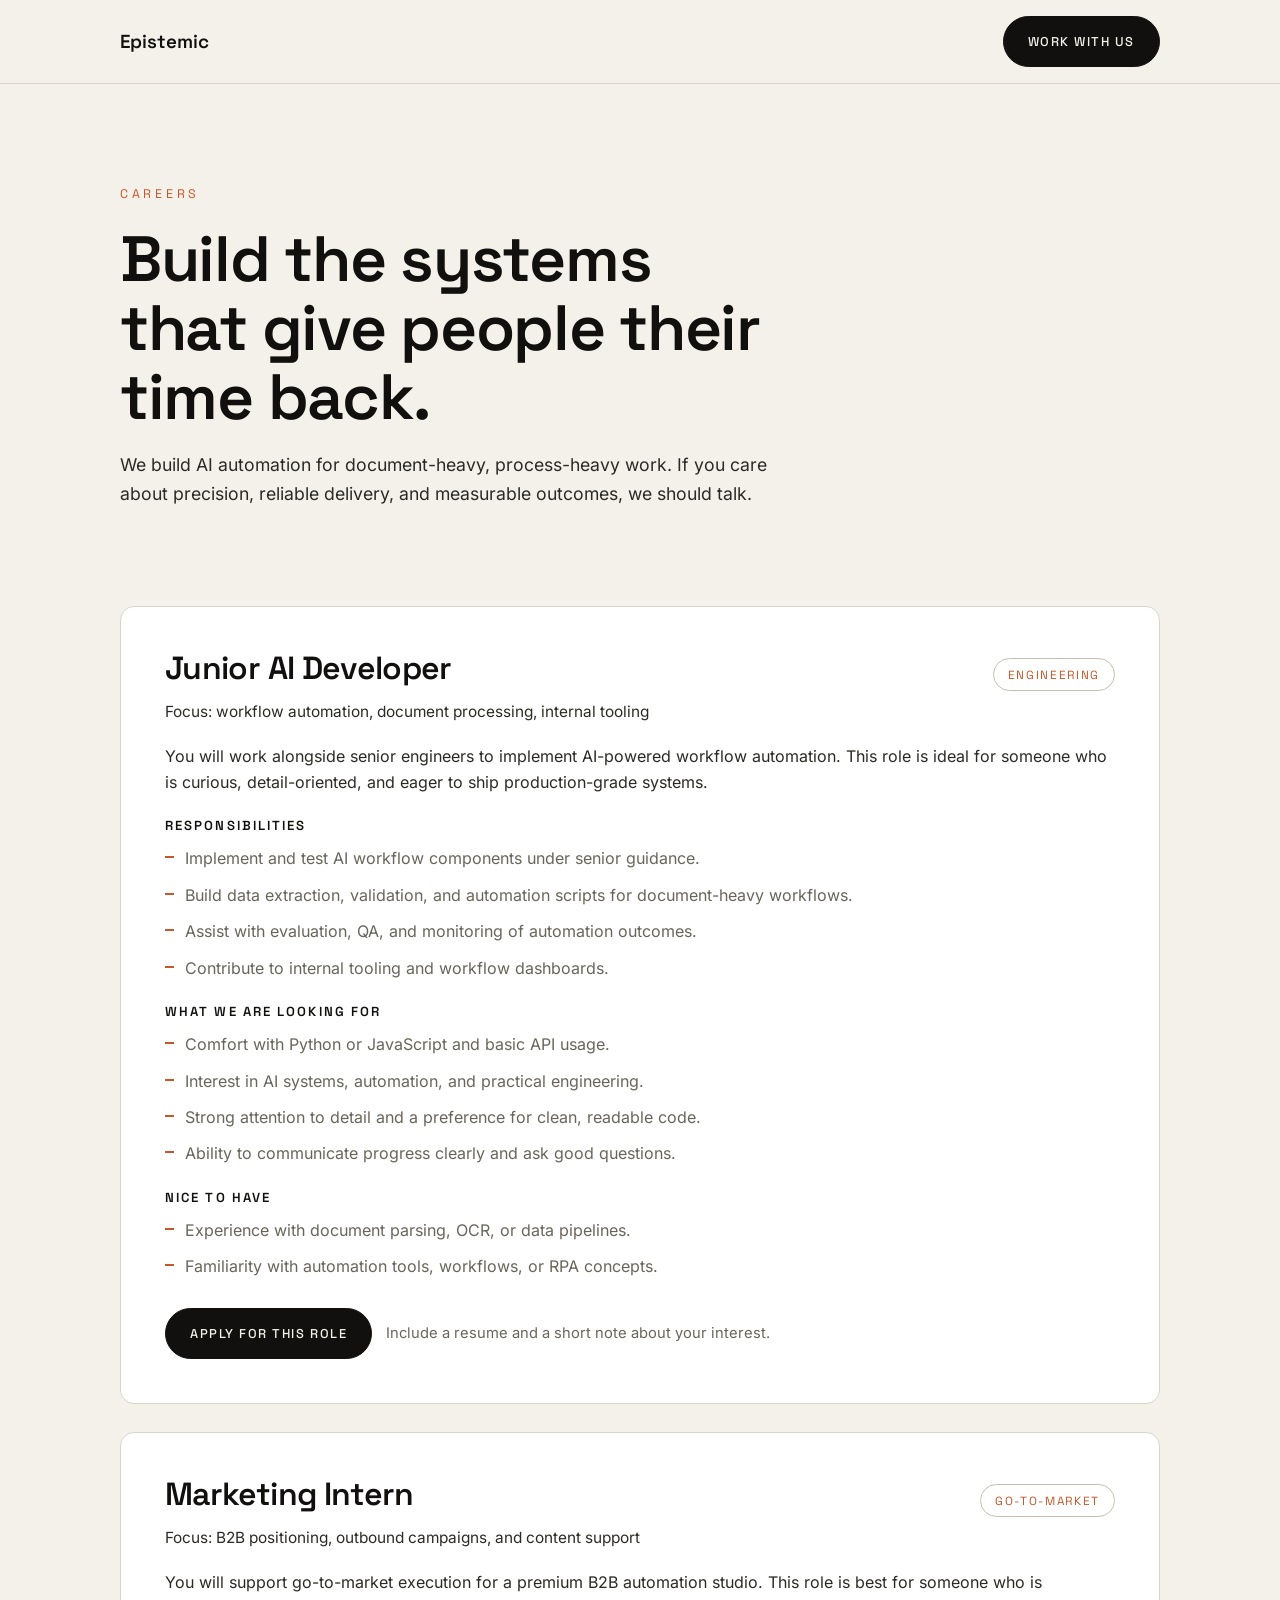
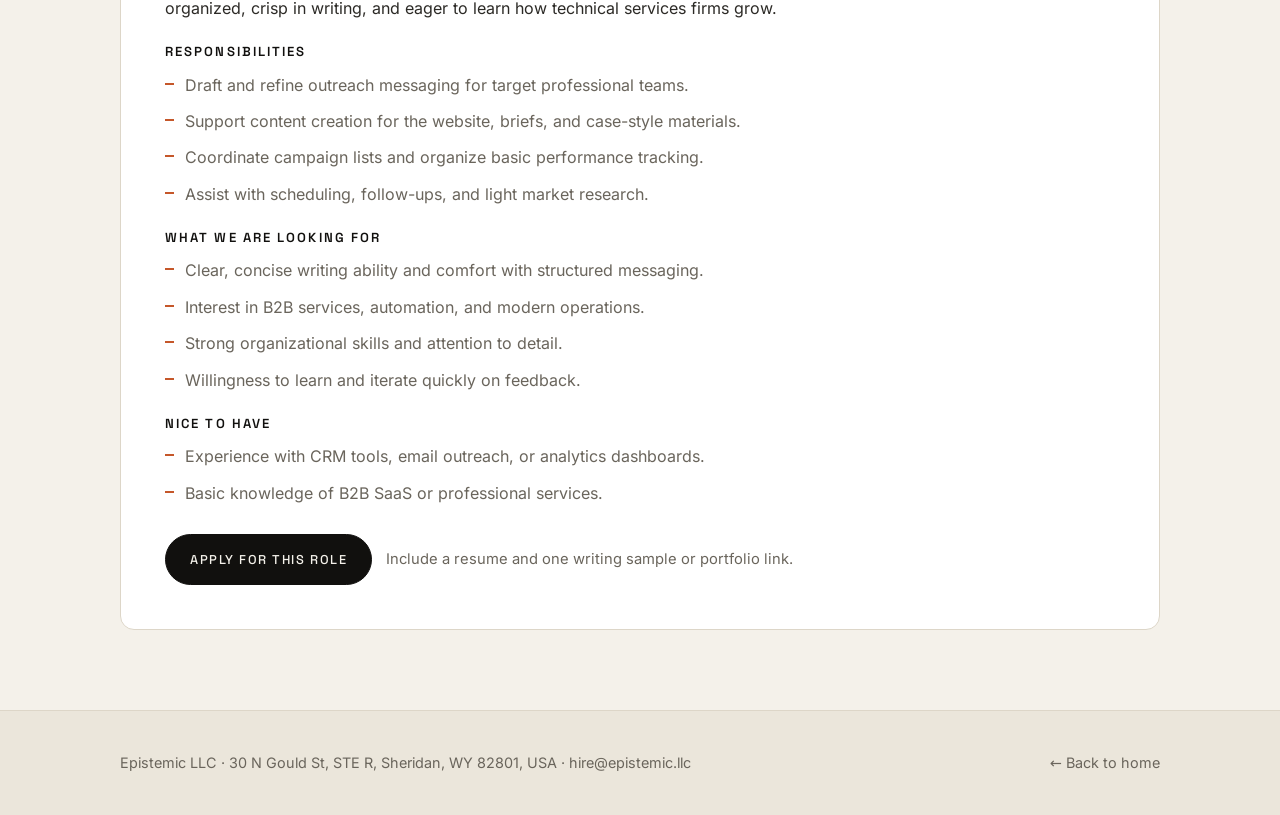
<file: careers.html>
<!doctype html>
<html lang="en">
	<head>
		<meta charset="utf-8">
		<meta name="viewport" content="width=device-width, initial-scale=1">
		<title>Careers | Epistemic</title>
		<meta name="description" content="Open roles at Epistemic: Junior AI Developer and Marketing Intern.">
		<link rel="icon" href="assets/company-logo.png" type="image/png">
			<link rel="stylesheet" href="assets/fonts.css">
		<style>
			:root {
				--bg: #f4f1ea;
				--bg-deep: #ebe6db;
				--surface: #ffffff;
				--ink: #11100e;
				--ink-soft: #2c2a26;
				--muted: #6a655c;
				--line: #ddd6c8;
				--line-strong: #c7bfae;
				--accent-warm: #c5572a;
				--radius: 14px;
				--container: 1040px;
				--ease: cubic-bezier(0.22, 1, 0.36, 1);
			}
			* { box-sizing: border-box; }
			html { scroll-behavior: smooth; }
			body {
				margin: 0;
				font-family: "Inter", "Segoe UI", system-ui, -apple-system, sans-serif;
				background: var(--bg);
				color: var(--ink);
				line-height: 1.65;
				-webkit-font-smoothing: antialiased;
			}
			img { max-width: 100%; display: block; }
			a { color: inherit; text-decoration: none; }
			h1, h2, h3 { font-family: "Space Grotesk", "Inter", sans-serif; margin: 0; font-weight: 600; letter-spacing: -0.02em; line-height: 1.08; }
			.container { width: min(100% - 48px, var(--container)); margin: 0 auto; }

			.btn {
				display: inline-flex; align-items: center; justify-content: center; gap: 10px;
				padding: 14px 24px; border-radius: 100px; border: 1px solid var(--ink);
				font-family: "Space Grotesk", sans-serif; font-size: 0.8rem; font-weight: 500;
				text-transform: uppercase; letter-spacing: 0.12em; cursor: pointer;
				transition: transform 0.35s var(--ease), background 0.3s var(--ease), color 0.3s var(--ease), box-shadow 0.3s var(--ease);
			}
			.btn-primary { background: var(--ink); color: var(--bg); }
			.btn-primary:hover, .btn-primary:focus-visible { transform: translateY(-2px); box-shadow: 0 16px 30px rgba(17,16,14,0.22); }
			.btn-ghost { background: transparent; color: var(--ink); }
			.btn-ghost:hover, .btn-ghost:focus-visible { background: var(--ink); color: var(--bg); transform: translateY(-2px); }

			.site-header {
				position: sticky; top: 0; z-index: 50;
				background: rgba(244,241,234,0.85); backdrop-filter: blur(14px);
				border-bottom: 1px solid var(--line);
			}
			.nav { display: flex; align-items: center; justify-content: space-between; gap: 24px; padding: 16px 0; }
			.nav-right { display: inline-flex; align-items: center; gap: 12px; }
			.logo { display: inline-flex; align-items: center; gap: 12px; font-family: "Space Grotesk", sans-serif; font-weight: 600; font-size: 1.18rem; }
			.logo img { width: 36px; height: 36px; object-fit: contain; }

			.hero { padding: clamp(56px, 8vw, 100px) 0 40px; }
			.eyebrow {
				font-family: "Space Grotesk", sans-serif; font-size: 0.78rem; text-transform: uppercase;
				letter-spacing: 0.3em; color: var(--accent-warm); margin: 0 0 20px;
			}
			h1 { font-size: clamp(2.4rem, 5vw, 4rem); margin: 0 0 18px; max-width: 16ch; }
			.lead { color: var(--ink-soft); max-width: 62ch; font-size: 1.1rem; }

			.role-grid { display: grid; gap: 28px; padding: 40px 0 80px; }
			.role-card {
				background: var(--surface); border: 1px solid var(--line); border-radius: var(--radius);
				padding: clamp(28px, 4vw, 44px);
			}
			.role-head { display: flex; flex-wrap: wrap; justify-content: space-between; gap: 12px; align-items: baseline; }
			.role-card h2 { font-size: clamp(1.5rem, 2.5vw, 2rem); }
			.role-tag {
				font-family: "Space Grotesk", sans-serif; font-size: 0.74rem; text-transform: uppercase;
				letter-spacing: 0.14em; color: var(--accent-warm); border: 1px solid var(--line-strong);
				border-radius: 100px; padding: 6px 14px;
			}
			.meta { color: var(--muted); font-size: 0.96rem; margin: 8px 0 18px; }
			.role-card > p { color: var(--ink-soft); }
			.role-section { margin-top: 24px; }
			.role-section h3 {
				font-size: 0.82rem; text-transform: uppercase; letter-spacing: 0.16em;
				color: var(--ink); margin-bottom: 12px;
			}
			.role-section ul { list-style: none; margin: 0; padding: 0; display: grid; gap: 10px; }
			.role-section li { color: var(--muted); padding-left: 20px; position: relative; }
			.role-section li::before { content: ""; position: absolute; left: 0; top: 11px; width: 9px; height: 2px; background: var(--accent-warm); }
			.apply-bar { margin-top: 28px; display: flex; flex-wrap: wrap; gap: 14px; align-items: center; }
			.apply-note { color: var(--muted); font-size: 0.92rem; }

			footer { background: var(--bg-deep); border-top: 1px solid var(--line); padding: 40px 0; color: var(--muted); font-size: 0.9rem; }
			.footer-inner { display: flex; flex-wrap: wrap; justify-content: space-between; gap: 16px; }
			.footer-inner a { border-bottom: 1px solid transparent; }
			.footer-inner a:hover { border-color: var(--accent-warm); color: var(--ink); }

			@media (max-width: 720px) {
				.container { width: min(100% - 32px, var(--container)); }
				.apply-bar .btn { flex: 1 1 180px; }
			}
			@media (prefers-reduced-motion: reduce) { html { scroll-behavior: auto; } * { transition: none !important; } }
		</style>
	</head>
	<body>
		<header class="site-header">
			<nav class="nav container">
				<a class="logo" href="index.html" aria-label="Epistemic">
					<span>Epistemic</span>
				</a>
				<div class="nav-right">
					<a class="btn btn-primary" href="index.html#contact">Work with us</a>
				</div>
			</nav>
		</header>

		<main>
			<section class="hero container">
				<p class="eyebrow">Careers</p>
				<h1>Build the systems that give people their time back.</h1>
				<p class="lead">
					We build AI automation for document-heavy, process-heavy work. If you care about precision,
					reliable delivery, and measurable outcomes, we should talk.
				</p>
			</section>

			<div class="container">
				<div class="role-grid">
					<article class="role-card" id="junior-ai-developer">
						<div class="role-head">
							<h2>Junior AI Developer</h2>
							<span class="role-tag">Engineering</span>
						</div>
						<p class="meta">Focus: workflow automation, document processing, internal tooling</p>
						<p>
							You will work alongside senior engineers to implement AI-powered workflow automation. This role is
							ideal for someone who is curious, detail-oriented, and eager to ship production-grade systems.
						</p>
						<div class="role-section">
							<h3>Responsibilities</h3>
							<ul>
								<li>Implement and test AI workflow components under senior guidance.</li>
								<li>Build data extraction, validation, and automation scripts for document-heavy workflows.</li>
								<li>Assist with evaluation, QA, and monitoring of automation outcomes.</li>
								<li>Contribute to internal tooling and workflow dashboards.</li>
							</ul>
						</div>
						<div class="role-section">
							<h3>What we are looking for</h3>
							<ul>
								<li>Comfort with Python or JavaScript and basic API usage.</li>
								<li>Interest in AI systems, automation, and practical engineering.</li>
								<li>Strong attention to detail and a preference for clean, readable code.</li>
								<li>Ability to communicate progress clearly and ask good questions.</li>
							</ul>
						</div>
						<div class="role-section">
							<h3>Nice to have</h3>
							<ul>
								<li>Experience with document parsing, OCR, or data pipelines.</li>
								<li>Familiarity with automation tools, workflows, or RPA concepts.</li>
							</ul>
						</div>
						<div class="apply-bar">
							<a class="btn btn-primary" href="mailto:hire@epistemic.llc?subject=Junior%20AI%20Developer%20Application">Apply for this role</a>
							<span class="apply-note">Include a resume and a short note about your interest.</span>
						</div>
					</article>

					<article class="role-card" id="marketing-intern">
						<div class="role-head">
							<h2>Marketing Intern</h2>
							<span class="role-tag">Go-to-market</span>
						</div>
						<p class="meta">Focus: B2B positioning, outbound campaigns, and content support</p>
						<p>
							You will support go-to-market execution for a premium B2B automation studio. This role is best for
							someone who is organized, crisp in writing, and eager to learn how technical services firms grow.
						</p>
						<div class="role-section">
							<h3>Responsibilities</h3>
							<ul>
								<li>Draft and refine outreach messaging for target professional teams.</li>
								<li>Support content creation for the website, briefs, and case-style materials.</li>
								<li>Coordinate campaign lists and organize basic performance tracking.</li>
								<li>Assist with scheduling, follow-ups, and light market research.</li>
							</ul>
						</div>
						<div class="role-section">
							<h3>What we are looking for</h3>
							<ul>
								<li>Clear, concise writing ability and comfort with structured messaging.</li>
								<li>Interest in B2B services, automation, and modern operations.</li>
								<li>Strong organizational skills and attention to detail.</li>
								<li>Willingness to learn and iterate quickly on feedback.</li>
							</ul>
						</div>
						<div class="role-section">
							<h3>Nice to have</h3>
							<ul>
								<li>Experience with CRM tools, email outreach, or analytics dashboards.</li>
								<li>Basic knowledge of B2B SaaS or professional services.</li>
							</ul>
						</div>
						<div class="apply-bar">
							<a class="btn btn-primary" href="mailto:hire@epistemic.llc?subject=Marketing%20Intern%20Application">Apply for this role</a>
							<span class="apply-note">Include a resume and one writing sample or portfolio link.</span>
						</div>
					</article>
				</div>
			</div>
		</main>

		<footer>
			<div class="container footer-inner">
				<span>Epistemic LLC · 30 N Gould St, STE R, Sheridan, WY 82801, USA · <a href="mailto:hire@epistemic.llc">hire@epistemic.llc</a></span>
				<span><a href="index.html">← Back to home</a></span>
			</div>
		</footer>
	</body>
</html>
</file>
<file: assets/fonts.css>
@font-face{font-family:'Inter';font-style:normal;font-weight:300;font-display:swap;src:url(fonts/inter-300-latin-ext.woff2) format('woff2');unicode-range:U+0100-02BA, U+02BD-02C5, U+02C7-02CC, U+02CE-02D7, U+02DD-02FF, U+0304, U+0308, U+0329, U+1D00-1DBF, U+1E00-1E9F, U+1EF2-1EFF, U+2020, U+20A0-20AB, U+20AD-20C0, U+2113, U+2C60-2C7F, U+A720-A7FF;}
@font-face{font-family:'Inter';font-style:normal;font-weight:300;font-display:swap;src:url(fonts/inter-300-latin.woff2) format('woff2');unicode-range:U+0000-00FF, U+0131, U+0152-0153, U+02BB-02BC, U+02C6, U+02DA, U+02DC, U+0304, U+0308, U+0329, U+2000-206F, U+20AC, U+2122, U+2191, U+2193, U+2212, U+2215, U+FEFF, U+FFFD;}
@font-face{font-family:'Inter';font-style:normal;font-weight:400;font-display:swap;src:url(fonts/inter-400-latin-ext.woff2) format('woff2');unicode-range:U+0100-02BA, U+02BD-02C5, U+02C7-02CC, U+02CE-02D7, U+02DD-02FF, U+0304, U+0308, U+0329, U+1D00-1DBF, U+1E00-1E9F, U+1EF2-1EFF, U+2020, U+20A0-20AB, U+20AD-20C0, U+2113, U+2C60-2C7F, U+A720-A7FF;}
@font-face{font-family:'Inter';font-style:normal;font-weight:400;font-display:swap;src:url(fonts/inter-400-latin.woff2) format('woff2');unicode-range:U+0000-00FF, U+0131, U+0152-0153, U+02BB-02BC, U+02C6, U+02DA, U+02DC, U+0304, U+0308, U+0329, U+2000-206F, U+20AC, U+2122, U+2191, U+2193, U+2212, U+2215, U+FEFF, U+FFFD;}
@font-face{font-family:'Inter';font-style:normal;font-weight:500;font-display:swap;src:url(fonts/inter-500-latin-ext.woff2) format('woff2');unicode-range:U+0100-02BA, U+02BD-02C5, U+02C7-02CC, U+02CE-02D7, U+02DD-02FF, U+0304, U+0308, U+0329, U+1D00-1DBF, U+1E00-1E9F, U+1EF2-1EFF, U+2020, U+20A0-20AB, U+20AD-20C0, U+2113, U+2C60-2C7F, U+A720-A7FF;}
@font-face{font-family:'Inter';font-style:normal;font-weight:500;font-display:swap;src:url(fonts/inter-500-latin.woff2) format('woff2');unicode-range:U+0000-00FF, U+0131, U+0152-0153, U+02BB-02BC, U+02C6, U+02DA, U+02DC, U+0304, U+0308, U+0329, U+2000-206F, U+20AC, U+2122, U+2191, U+2193, U+2212, U+2215, U+FEFF, U+FFFD;}
@font-face{font-family:'Inter';font-style:normal;font-weight:600;font-display:swap;src:url(fonts/inter-600-latin-ext.woff2) format('woff2');unicode-range:U+0100-02BA, U+02BD-02C5, U+02C7-02CC, U+02CE-02D7, U+02DD-02FF, U+0304, U+0308, U+0329, U+1D00-1DBF, U+1E00-1E9F, U+1EF2-1EFF, U+2020, U+20A0-20AB, U+20AD-20C0, U+2113, U+2C60-2C7F, U+A720-A7FF;}
@font-face{font-family:'Inter';font-style:normal;font-weight:600;font-display:swap;src:url(fonts/inter-600-latin.woff2) format('woff2');unicode-range:U+0000-00FF, U+0131, U+0152-0153, U+02BB-02BC, U+02C6, U+02DA, U+02DC, U+0304, U+0308, U+0329, U+2000-206F, U+20AC, U+2122, U+2191, U+2193, U+2212, U+2215, U+FEFF, U+FFFD;}
@font-face{font-family:'Space Grotesk';font-style:normal;font-weight:400;font-display:swap;src:url(fonts/space-grotesk-400-latin-ext.woff2) format('woff2');unicode-range:U+0100-02BA, U+02BD-02C5, U+02C7-02CC, U+02CE-02D7, U+02DD-02FF, U+0304, U+0308, U+0329, U+1D00-1DBF, U+1E00-1E9F, U+1EF2-1EFF, U+2020, U+20A0-20AB, U+20AD-20C0, U+2113, U+2C60-2C7F, U+A720-A7FF;}
@font-face{font-family:'Space Grotesk';font-style:normal;font-weight:400;font-display:swap;src:url(fonts/space-grotesk-400-latin.woff2) format('woff2');unicode-range:U+0000-00FF, U+0131, U+0152-0153, U+02BB-02BC, U+02C6, U+02DA, U+02DC, U+0304, U+0308, U+0329, U+2000-206F, U+20AC, U+2122, U+2191, U+2193, U+2212, U+2215, U+FEFF, U+FFFD;}
@font-face{font-family:'Space Grotesk';font-style:normal;font-weight:500;font-display:swap;src:url(fonts/space-grotesk-500-latin-ext.woff2) format('woff2');unicode-range:U+0100-02BA, U+02BD-02C5, U+02C7-02CC, U+02CE-02D7, U+02DD-02FF, U+0304, U+0308, U+0329, U+1D00-1DBF, U+1E00-1E9F, U+1EF2-1EFF, U+2020, U+20A0-20AB, U+20AD-20C0, U+2113, U+2C60-2C7F, U+A720-A7FF;}
@font-face{font-family:'Space Grotesk';font-style:normal;font-weight:500;font-display:swap;src:url(fonts/space-grotesk-500-latin.woff2) format('woff2');unicode-range:U+0000-00FF, U+0131, U+0152-0153, U+02BB-02BC, U+02C6, U+02DA, U+02DC, U+0304, U+0308, U+0329, U+2000-206F, U+20AC, U+2122, U+2191, U+2193, U+2212, U+2215, U+FEFF, U+FFFD;}
@font-face{font-family:'Space Grotesk';font-style:normal;font-weight:600;font-display:swap;src:url(fonts/space-grotesk-600-latin-ext.woff2) format('woff2');unicode-range:U+0100-02BA, U+02BD-02C5, U+02C7-02CC, U+02CE-02D7, U+02DD-02FF, U+0304, U+0308, U+0329, U+1D00-1DBF, U+1E00-1E9F, U+1EF2-1EFF, U+2020, U+20A0-20AB, U+20AD-20C0, U+2113, U+2C60-2C7F, U+A720-A7FF;}
@font-face{font-family:'Space Grotesk';font-style:normal;font-weight:600;font-display:swap;src:url(fonts/space-grotesk-600-latin.woff2) format('woff2');unicode-range:U+0000-00FF, U+0131, U+0152-0153, U+02BB-02BC, U+02C6, U+02DA, U+02DC, U+0304, U+0308, U+0329, U+2000-206F, U+20AC, U+2122, U+2191, U+2193, U+2212, U+2215, U+FEFF, U+FFFD;}
@font-face{font-family:'Space Grotesk';font-style:normal;font-weight:700;font-display:swap;src:url(fonts/space-grotesk-700-latin-ext.woff2) format('woff2');unicode-range:U+0100-02BA, U+02BD-02C5, U+02C7-02CC, U+02CE-02D7, U+02DD-02FF, U+0304, U+0308, U+0329, U+1D00-1DBF, U+1E00-1E9F, U+1EF2-1EFF, U+2020, U+20A0-20AB, U+20AD-20C0, U+2113, U+2C60-2C7F, U+A720-A7FF;}
@font-face{font-family:'Space Grotesk';font-style:normal;font-weight:700;font-display:swap;src:url(fonts/space-grotesk-700-latin.woff2) format('woff2');unicode-range:U+0000-00FF, U+0131, U+0152-0153, U+02BB-02BC, U+02C6, U+02DA, U+02DC, U+0304, U+0308, U+0329, U+2000-206F, U+20AC, U+2122, U+2191, U+2193, U+2212, U+2215, U+FEFF, U+FFFD;}
</file>
<file: assets/site.css>
:root {
	--bg: #f4f1ea;
	--bg-deep: #ebe6db;
	--surface: #ffffff;
	--ink: #11100e;
	--ink-soft: #2c2a26;
	--muted: #6a655c;
	--line: #ddd6c8;
	--line-strong: #c7bfae;
	--accent: #11100e;
	--accent-warm: #c5572a;
	--accent-warm-soft: #f0d9cd;
	--radius: 14px;
	--radius-sm: 8px;
	--container: 1220px;
	--ease: cubic-bezier(0.22, 1, 0.36, 1);
}

* { box-sizing: border-box; }

html { scroll-behavior: smooth; }

body {
	margin: 0;
	font-family: "Inter", "Segoe UI", system-ui, -apple-system, sans-serif;
	background: var(--bg);
	color: var(--ink);
	line-height: 1.65;
	-webkit-font-smoothing: antialiased;
	font-feature-settings: "ss01" on, "cv01" on;
}

img { max-width: 100%; display: block; }

a { color: inherit; text-decoration: none; }

h1, h2, h3, h4 {
	font-family: "Space Grotesk", "Inter", sans-serif;
	margin: 0;
	font-weight: 600;
	letter-spacing: -0.02em;
	line-height: 1.05;
}

.container {
	width: min(100% - 48px, var(--container));
	margin: 0 auto;
}

.eyebrow {
	font-family: "Space Grotesk", sans-serif;
	font-size: 0.78rem;
	text-transform: uppercase;
	letter-spacing: 0.32em;
	color: var(--muted);
	margin: 0 0 22px;
	display: inline-flex;
	align-items: center;
	gap: 12px;
}

.eyebrow::before {
	content: "";
	width: 28px;
	height: 1px;
	background: var(--accent-warm);
}

/* ---------- Buttons ---------- */
.btn {
	display: inline-flex;
	align-items: center;
	justify-content: center;
	gap: 10px;
	padding: 15px 26px;
	border-radius: 100px;
	border: 1px solid var(--ink);
	font-family: "Space Grotesk", sans-serif;
	font-size: 0.82rem;
	font-weight: 500;
	text-transform: uppercase;
	letter-spacing: 0.12em;
	cursor: pointer;
	transition: transform 0.35s var(--ease), background 0.3s var(--ease), color 0.3s var(--ease), box-shadow 0.3s var(--ease);
}

.btn-primary {
	background: var(--ink);
	color: var(--bg);
}

.btn-primary:hover,
.btn-primary:focus-visible {
	transform: translateY(-2px);
	box-shadow: 0 16px 30px rgba(17, 16, 14, 0.22);
}

.btn-ghost {
	background: transparent;
	color: var(--ink);
}

.btn-ghost:hover,
.btn-ghost:focus-visible {
	background: var(--ink);
	color: var(--bg);
	transform: translateY(-2px);
}

.btn .arrow { transition: transform 0.3s var(--ease); }
.btn:hover .arrow { transform: translateX(4px); }

/* ---------- Intro / cinematic opening ---------- */
.intro {
	position: relative;
	height: 100vh;
	height: 100svh;
	min-height: 560px;
	display: grid;
	place-items: center;
	overflow: hidden;
	background: #0a0a0b;
}
.intro-media {
	position: absolute;
	inset: 0;
	width: 100%;
	height: 100%;
	object-fit: cover;
	z-index: 0;
}
.intro-overlay {
	position: absolute;
	inset: 0;
	z-index: 1;
	background:
		radial-gradient(120% 90% at 50% 32%, rgba(0,0,0,0) 42%, rgba(0,0,0,0.42) 100%),
		linear-gradient(180deg, rgba(0,0,0,0.38) 0%, rgba(0,0,0,0.05) 36%, rgba(10,10,11,0.7) 100%);
}
.intro-content {
	position: relative;
	z-index: 2;
	text-align: center;
	color: #fff;
	padding: 0 24px;
}
.intro-eyebrow {
	font-family: "Space Grotesk", sans-serif;
	font-size: clamp(0.68rem, 1.4vw, 0.9rem);
	text-transform: uppercase;
	letter-spacing: 0.42em;
	color: rgba(255,255,255,0.82);
	margin: 0 0 clamp(18px, 4vh, 38px);
	text-indent: 0.42em;
	animation: intro-rise 1.1s var(--ease) 0.1s both;
}
.intro-name {
	font-family: "Space Grotesk", sans-serif;
	font-weight: 600;
	font-size: clamp(3.2rem, 15vw, 13rem);
	line-height: 0.9;
	letter-spacing: -0.03em;
	margin: 0;
	color: #fff;
	text-shadow: 0 6px 50px rgba(0,0,0,0.4);
	animation: intro-rise 1.2s var(--ease) 0.24s both;
}
.scroll-cue {
	position: absolute;
	left: 50%;
	bottom: 32px;
	transform: translateX(-50%);
	z-index: 2;
	display: inline-flex;
	flex-direction: column;
	align-items: center;
	gap: 12px;
	color: rgba(255,255,255,0.85);
	font-family: "Space Grotesk", sans-serif;
	font-size: 0.7rem;
	text-transform: uppercase;
	letter-spacing: 0.28em;
	animation: intro-rise 1.2s var(--ease) 0.6s both;
}
.scroll-cue .line {
	width: 1px;
	height: 46px;
	background: linear-gradient(rgba(255,255,255,0.85), rgba(255,255,255,0));
	transform-origin: top;
	animation: cue-pulse 2s ease-in-out infinite;
}

/* ---------- Header ---------- */
.site-header {
	position: fixed;
	top: 0;
	left: 0;
	right: 0;
	z-index: 50;
	background: rgba(244, 241, 234, 0.92);
	backdrop-filter: blur(14px);
	border-bottom: 1px solid var(--line);
	transform: translateY(-110%);
	transition: transform 0.55s var(--ease);
	will-change: transform;
}

.site-header.is-visible {
	transform: translateY(0);
}

.site-header.is-static { position: sticky; transform: none; }

/* offset anchor jumps for the fixed header */
section[id], main[id] { scroll-margin-top: 84px; }

.nav {
	display: flex;
	align-items: center;
	justify-content: space-between;
	gap: 24px;
	padding: 16px 0;
}

.logo {
	display: inline-flex;
	align-items: center;
	gap: 12px;
	font-family: "Space Grotesk", sans-serif;
	font-weight: 600;
	font-size: 1.18rem;
	letter-spacing: -0.01em;
}

.logo img { width: 38px; height: 38px; object-fit: contain; }

.nav-links {
	display: flex;
	align-items: center;
	gap: 30px;
	font-size: 0.9rem;
	color: var(--ink-soft);
}

.nav-links a {
	position: relative;
	font-weight: 400;
}

.nav-links a::after {
	content: "";
	position: absolute;
	left: 0;
	bottom: -5px;
	width: 0;
	height: 1px;
	background: var(--accent-warm);
	transition: width 0.3s var(--ease);
}

.nav-links a:hover::after,
.nav-links a:focus-visible::after { width: 100%; }

.nav-cta { display: inline-flex; }

/* ---------- Hero ---------- */
.hero {
	padding: clamp(70px, 11vw, 150px) 0 clamp(50px, 7vw, 90px);
	position: relative;
	overflow: hidden;
}

.hero-blob {
	position: absolute;
	top: -10%;
	right: -8%;
	width: 48vw;
	max-width: 720px;
	aspect-ratio: 1;
	background: radial-gradient(circle at 30% 30%, rgba(197, 87, 42, 0.16), transparent 62%),
		radial-gradient(circle at 70% 70%, rgba(17, 16, 14, 0.06), transparent 60%);
	filter: blur(10px);
	border-radius: 50%;
	z-index: 0;
	animation: float-blob 18s ease-in-out infinite;
}

.hero .container { position: relative; z-index: 1; }

.hero h1 {
	font-size: clamp(2.9rem, 7.4vw, 6.4rem);
	max-width: 16ch;
	margin: 0 0 28px;
}

.hero h1 .ink-accent { color: var(--accent-warm); font-style: italic; font-weight: 500; }

.hero-lead {
	font-size: clamp(1.05rem, 1.6vw, 1.3rem);
	color: var(--ink-soft);
	max-width: 60ch;
	margin: 0 0 36px;
}

.hero-cta {
	display: flex;
	flex-wrap: wrap;
	gap: 14px;
	margin-bottom: 56px;
}

.hero-stats {
	display: flex;
	flex-wrap: wrap;
	gap: clamp(28px, 6vw, 72px);
	border-top: 1px solid var(--line);
	padding-top: 32px;
}

.stat .num {
	font-family: "Space Grotesk", sans-serif;
	font-size: clamp(2rem, 3.4vw, 3rem);
	font-weight: 600;
	letter-spacing: -0.03em;
	display: block;
}

.stat .label {
	color: var(--muted);
	font-size: 0.92rem;
	max-width: 22ch;
}

/* ---------- Marquee ---------- */
.marquee {
	border-top: 1px solid var(--line);
	border-bottom: 1px solid var(--line);
	padding: 26px 0;
	overflow: hidden;
	background: var(--bg-deep);
}

.marquee-label {
	text-align: center;
	font-family: "Space Grotesk", sans-serif;
	font-size: 0.74rem;
	text-transform: uppercase;
	letter-spacing: 0.28em;
	color: var(--muted);
	margin-bottom: 22px;
}

.marquee-track {
	display: flex;
	gap: 56px;
	width: max-content;
	animation: scroll-x 32s linear infinite;
}

.marquee:hover .marquee-track { animation-play-state: paused; }

.marquee-track span {
	font-family: "Space Grotesk", sans-serif;
	font-size: clamp(1.1rem, 2vw, 1.6rem);
	font-weight: 500;
	color: var(--ink);
	opacity: 0.55;
	white-space: nowrap;
	transition: opacity 0.3s var(--ease);
}
.marquee-track span:hover { opacity: 1; }

/* ---------- Section scaffolding ---------- */
section { padding: clamp(72px, 10vw, 130px) 0; }

.section-head {
	display: grid;
	grid-template-columns: 0.9fr 1.1fr;
	gap: 40px;
	align-items: end;
	margin-bottom: 64px;
}

.section-head .index, .panel .index {
	font-family: "Space Grotesk", sans-serif;
	font-size: 0.82rem;
	letter-spacing: 0.2em;
	color: var(--accent-warm);
	text-transform: uppercase;
	margin-bottom: 18px;
}

.section-title {
	font-size: clamp(2rem, 4.2vw, 3.6rem);
	max-width: 18ch;
}

.section-intro {
	color: var(--ink-soft);
	font-size: 1.08rem;
	max-width: 52ch;
}

.divider { border: none; border-top: 1px solid var(--line); margin: 0; }

/* ---------- Services ---------- */
.services-grid {
	display: grid;
	grid-template-columns: repeat(2, 1fr);
	border-top: 1px solid var(--line);
	border-left: 1px solid var(--line);
}

.service {
	border-right: 1px solid var(--line);
	border-bottom: 1px solid var(--line);
	padding: 40px 36px;
	background: transparent;
	transition: background 0.35s var(--ease), transform 0.35s var(--ease);
	position: relative;
}

.service:hover { background: var(--surface); }

.service .s-num {
	font-family: "Space Grotesk", sans-serif;
	font-size: 0.8rem;
	color: var(--muted);
	letter-spacing: 0.18em;
}

.service h3 {
	font-size: 1.5rem;
	margin: 18px 0 12px;
}

.service p { color: var(--muted); margin: 0; font-size: 0.98rem; }

.service .tags {
	margin-top: 18px;
	display: flex;
	flex-wrap: wrap;
	gap: 8px;
}

.tag {
	font-family: "Space Grotesk", sans-serif;
	font-size: 0.72rem;
	text-transform: uppercase;
	letter-spacing: 0.08em;
	color: var(--ink-soft);
	border: 1px solid var(--line-strong);
	border-radius: 100px;
	padding: 5px 12px;
}

/* ---------- Audiences ---------- */
.audience-wrap {
	display: grid;
	grid-template-columns: repeat(auto-fit, minmax(260px, 1fr));
	gap: 24px;
}

.audience-card {
	border: 1px solid var(--line);
	border-radius: var(--radius);
	padding: 32px;
	background: var(--surface);
}

.audience-card h3 { font-size: 1.3rem; margin-bottom: 10px; }
.audience-card p { color: var(--muted); margin: 0; font-size: 0.96rem; }

/* ---------- Approach ---------- */
.approach { background: var(--ink); color: var(--bg); }
.approach .section-title, .approach h3 { color: var(--bg); }
.approach .index { color: var(--accent-warm); }
.approach .section-intro { color: rgba(244, 241, 234, 0.72); }
.approach .divider { border-color: rgba(244, 241, 234, 0.15); }

.principles {
	display: grid;
	grid-template-columns: repeat(2, 1fr);
	gap: 1px;
	background: rgba(244, 241, 234, 0.15);
	border: 1px solid rgba(244, 241, 234, 0.15);
	border-radius: var(--radius);
	overflow: hidden;
}

.principle {
	background: var(--ink);
	padding: 36px;
}

.principle .p-num {
	font-family: "Space Grotesk", sans-serif;
	color: var(--accent-warm);
	font-size: 0.82rem;
	letter-spacing: 0.18em;
}

.principle h3 { font-size: 1.35rem; margin: 14px 0 10px; }
.principle p { color: rgba(244, 241, 234, 0.7); margin: 0; font-size: 0.96rem; }

/* ---------- Process ---------- */
.process-step {
	display: grid;
	grid-template-columns: 140px 1fr auto;
	gap: 32px;
	align-items: baseline;
	padding: 38px 0;
	border-top: 1px solid var(--line);
	transition: padding-left 0.4s var(--ease);
}
.process-step:last-child { border-bottom: 1px solid var(--line); }
.process-step:hover { padding-left: 14px; }

.process-step .p-index {
	font-family: "Space Grotesk", sans-serif;
	font-size: clamp(2.4rem, 5vw, 4rem);
	font-weight: 600;
	color: var(--line-strong);
	letter-spacing: -0.03em;
	line-height: 1;
	transition: color 0.4s var(--ease);
}
.process-step:hover .p-index { color: var(--accent-warm); }

.process-step h3 { font-size: 1.7rem; margin-bottom: 8px; }
.process-step .p-body { color: var(--muted); max-width: 60ch; }
.process-step .p-tag {
	font-family: "Space Grotesk", sans-serif;
	font-size: 0.78rem;
	text-transform: uppercase;
	letter-spacing: 0.16em;
	color: var(--muted);
	white-space: nowrap;
}

/* ---------- FAQ ---------- */
.faq { border-top: 1px solid var(--line); }
.faq details {
	border-bottom: 1px solid var(--line);
	padding: 8px 0;
}
.faq summary {
	list-style: none;
	cursor: pointer;
	display: flex;
	align-items: center;
	justify-content: space-between;
	gap: 24px;
	padding: 24px 0;
	font-family: "Space Grotesk", sans-serif;
	font-size: clamp(1.1rem, 1.8vw, 1.4rem);
	font-weight: 500;
}
.faq summary::-webkit-details-marker { display: none; }
.faq summary .icon {
	flex: none;
	width: 32px; height: 32px;
	border: 1px solid var(--line-strong);
	border-radius: 50%;
	display: grid; place-items: center;
	transition: transform 0.35s var(--ease), background 0.3s var(--ease), color 0.3s var(--ease);
}
.faq details[open] summary .icon { transform: rotate(45deg); background: var(--ink); color: var(--bg); }
.faq summary:hover { color: var(--accent-warm); }
.faq .answer { color: var(--muted); padding: 0 0 26px; max-width: 70ch; }
.faq details[open] .answer { animation: faq-open 0.45s var(--ease); }

/* ---------- CTA ---------- */
.cta-section { background: var(--ink); color: var(--bg); }
.cta-section h2 { color: var(--bg); font-size: clamp(2rem, 4vw, 3.4rem); margin-bottom: 20px; }
.cta-section p { color: rgba(244,241,234,0.72); font-size: 1.08rem; margin: 0 0 28px; max-width: 46ch; }
.cta-section .btn-primary { background: var(--bg); color: var(--ink); border-color: var(--bg); }
.cta-section .btn-ghost { color: var(--bg); border-color: rgba(244,241,234,0.4); }
.cta-section .btn-ghost:hover { background: var(--bg); color: var(--ink); }
.cta-contact { margin-top: 26px; font-family: "Space Grotesk", sans-serif; }
.cta-contact a { color: var(--bg); border-bottom: 1px solid var(--accent-warm); }

/* ---------- Projects ---------- */
.projects {
	display: grid;
	grid-template-columns: 1.25fr 1fr;
	gap: 24px;
}
.project {
	border: 1px solid var(--line);
	border-radius: var(--radius);
	padding: clamp(28px, 3.4vw, 44px);
	background: var(--surface);
	display: flex;
	flex-direction: column;
	gap: 18px;
}
.project .status {
	font-family: "Space Grotesk", sans-serif;
	font-size: 0.74rem;
	text-transform: uppercase;
	letter-spacing: 0.18em;
	color: var(--accent-warm);
}
.project h3 { font-size: clamp(1.6rem, 2.6vw, 2.2rem); }
.project .domain { font-family: "Space Grotesk", sans-serif; color: var(--muted); font-size: 0.92rem; margin: -10px 0 0; }
.project p { color: var(--ink-soft); margin: 0; }
.project .tags { display: flex; flex-wrap: wrap; gap: 8px; }
.project .actions { margin-top: auto; padding-top: 8px; display: flex; flex-wrap: wrap; gap: 12px; }

.text-link { border-bottom: 1px solid var(--accent-warm); transition: color 0.25s var(--ease); }
.text-link:hover { color: var(--accent-warm); }

/* ---------- Panel (careers teaser, notes) ---------- */
.panel {
	display: grid;
	grid-template-columns: 1.2fr 0.8fr;
	gap: 40px;
	align-items: center;
	border: 1px solid var(--line);
	border-radius: var(--radius);
	padding: clamp(32px, 4vw, 56px);
	background: var(--surface);
}
.panel h2 { font-size: clamp(1.8rem, 3vw, 2.6rem); margin-bottom: 14px; }
.panel p { color: var(--muted); margin: 0; }
.panel .actions { display: flex; flex-wrap: wrap; gap: 14px; justify-content: flex-end; }

/* ---------- Footer ---------- */
footer {
	background: var(--bg-deep);
	border-top: 1px solid var(--line);
	padding: 72px 0 40px;
}
.footer-grid {
	display: grid;
	grid-template-columns: 1.6fr 1fr 1fr 1fr;
	gap: 36px;
}
.footer-grid p { color: var(--muted); font-size: 0.92rem; margin: 6px 0; }
.footer-col strong {
	font-family: "Space Grotesk", sans-serif;
	font-size: 0.76rem;
	text-transform: uppercase;
	letter-spacing: 0.18em;
	color: var(--ink);
	display: block;
	margin-bottom: 16px;
}
.footer-col a, .footer-col span {
	display: block;
	color: var(--muted);
	font-size: 0.94rem;
	padding: 5px 0;
	transition: color 0.25s var(--ease);
}
.footer-col a:hover { color: var(--accent-warm); }
.footer-bottom {
	margin-top: 56px;
	padding-top: 28px;
	border-top: 1px solid var(--line);
	display: flex;
	flex-wrap: wrap;
	justify-content: space-between;
	gap: 14px;
	color: var(--muted);
	font-size: 0.86rem;
}
.footer-bottom a { border-bottom: 1px solid transparent; }
.footer-bottom a:hover { border-color: var(--accent-warm); }

/* ---------- Scroll reveal ---------- */
.reveal {
	opacity: 0;
	transform: translateY(26px);
	transition: opacity 0.7s var(--ease), transform 0.7s var(--ease);
}
.reveal.is-in { opacity: 1; transform: none; }

/* ---------- Responsive ---------- */
@media (max-width: 980px) {
	.section-head { grid-template-columns: 1fr; gap: 18px; }
	.services-grid { grid-template-columns: 1fr; }
	.principles { grid-template-columns: 1fr; }
	.projects { grid-template-columns: 1fr; }
	.panel { grid-template-columns: 1fr; }
	.panel .actions { justify-content: flex-start; }
	.footer-grid { grid-template-columns: 1fr 1fr; }
	.process-step { grid-template-columns: 70px 1fr; }
	.process-step .p-tag { grid-column: 2; }
}

@media (max-width: 720px) {
	.container { width: min(100% - 32px, var(--container)); }
	/* no header on mobile, so anchor jumps need no offset */
	.site-header { display: none; }
	section[id], main[id] { scroll-margin-top: 0; }
	.footer-grid { grid-template-columns: 1fr; }
	.hero-stats { gap: 28px; }
}

@keyframes scroll-x {
	from { transform: translateX(0); }
	to { transform: translateX(-50%); }
}
@keyframes float-blob {
	0%, 100% { transform: translate(0, 0) scale(1); }
	50% { transform: translate(-24px, 24px) scale(1.06); }
}
@keyframes cue-pulse {
	0%, 100% { transform: scaleY(0.4); opacity: 0.4; }
	50% { transform: scaleY(1); opacity: 1; }
}
@keyframes intro-rise {
	from { opacity: 0; transform: translateY(22px); }
	to { opacity: 1; transform: none; }
}
@keyframes faq-open {
	from { opacity: 0; transform: translateY(-8px); }
	to { opacity: 1; transform: none; }
}

@media (prefers-reduced-motion: reduce) {
	html { scroll-behavior: auto; }
	.marquee-track, .hero-blob, .scroll-cue .line { animation: none; }
	.intro-eyebrow, .intro-name, .scroll-cue { animation: none; opacity: 1; transform: none; }
	.reveal { opacity: 1; transform: none; transition: none; }
	* { transition: none !important; }
}
</file>
